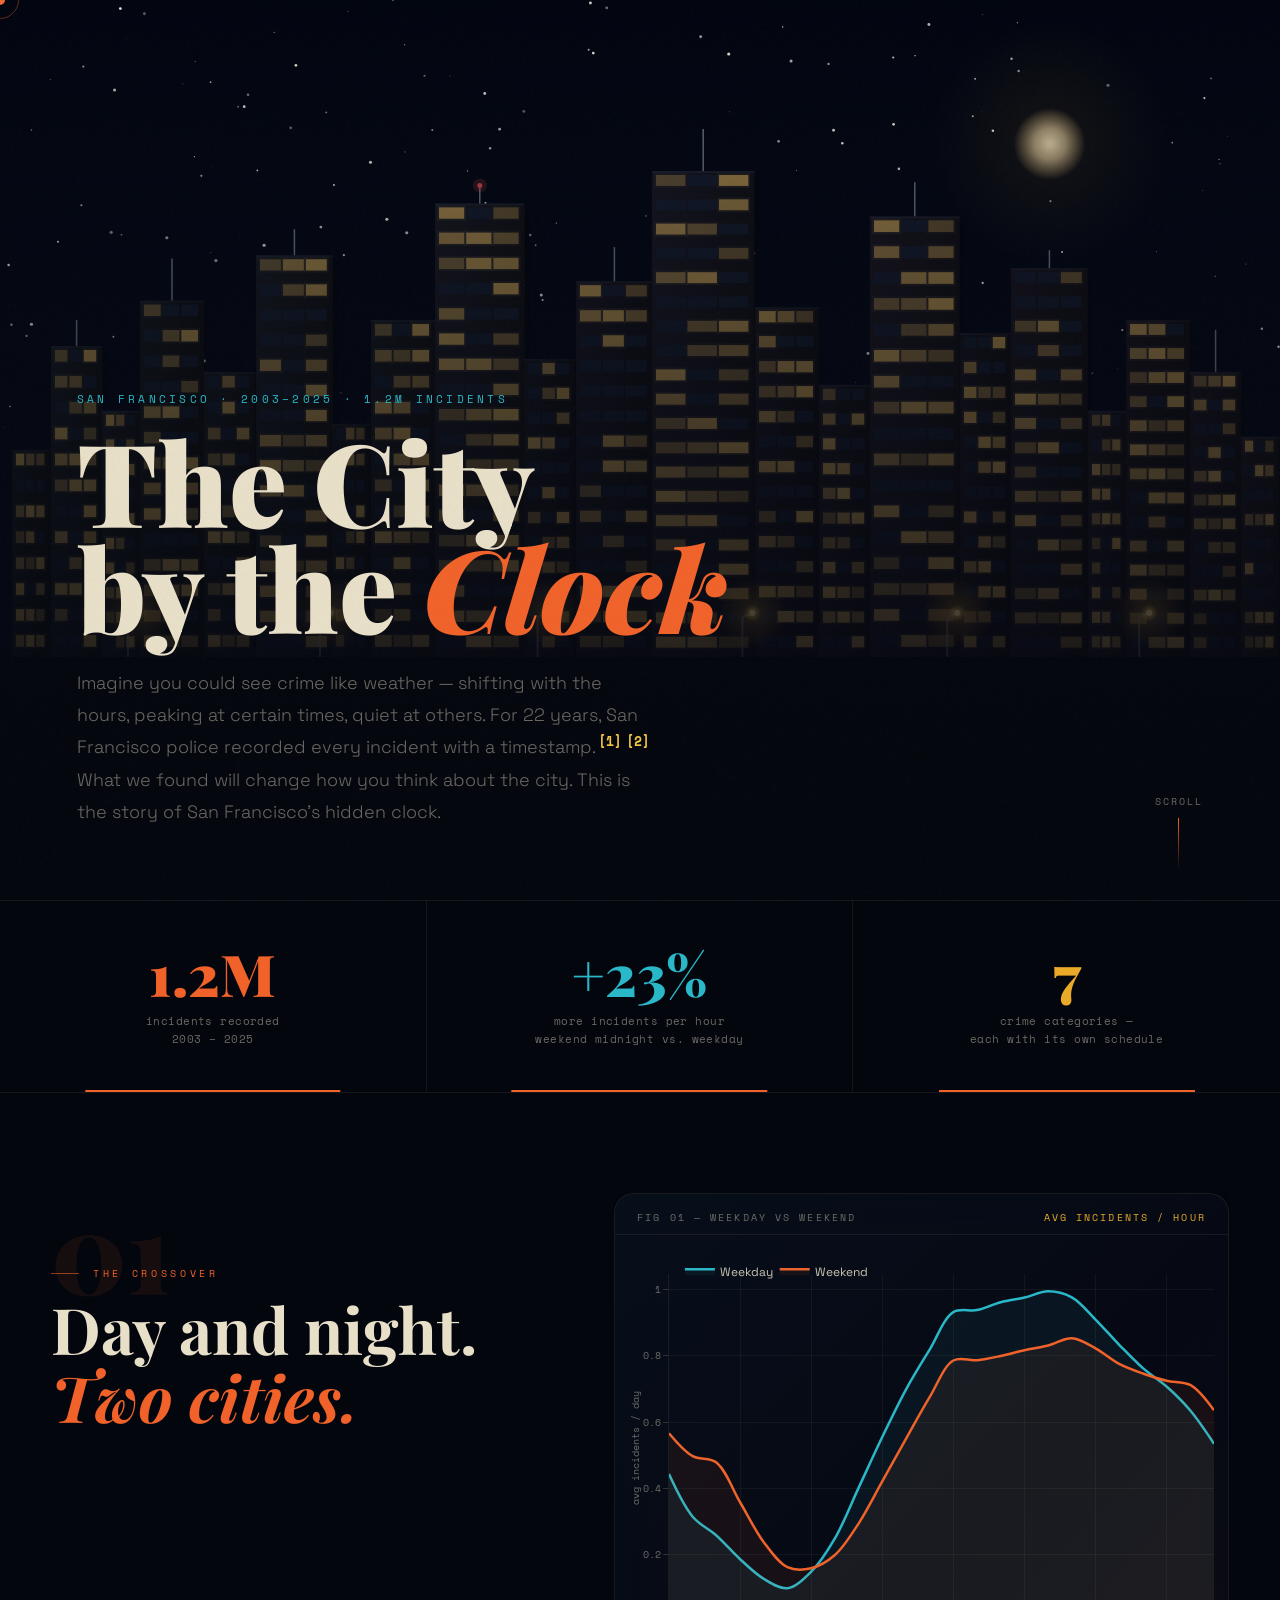
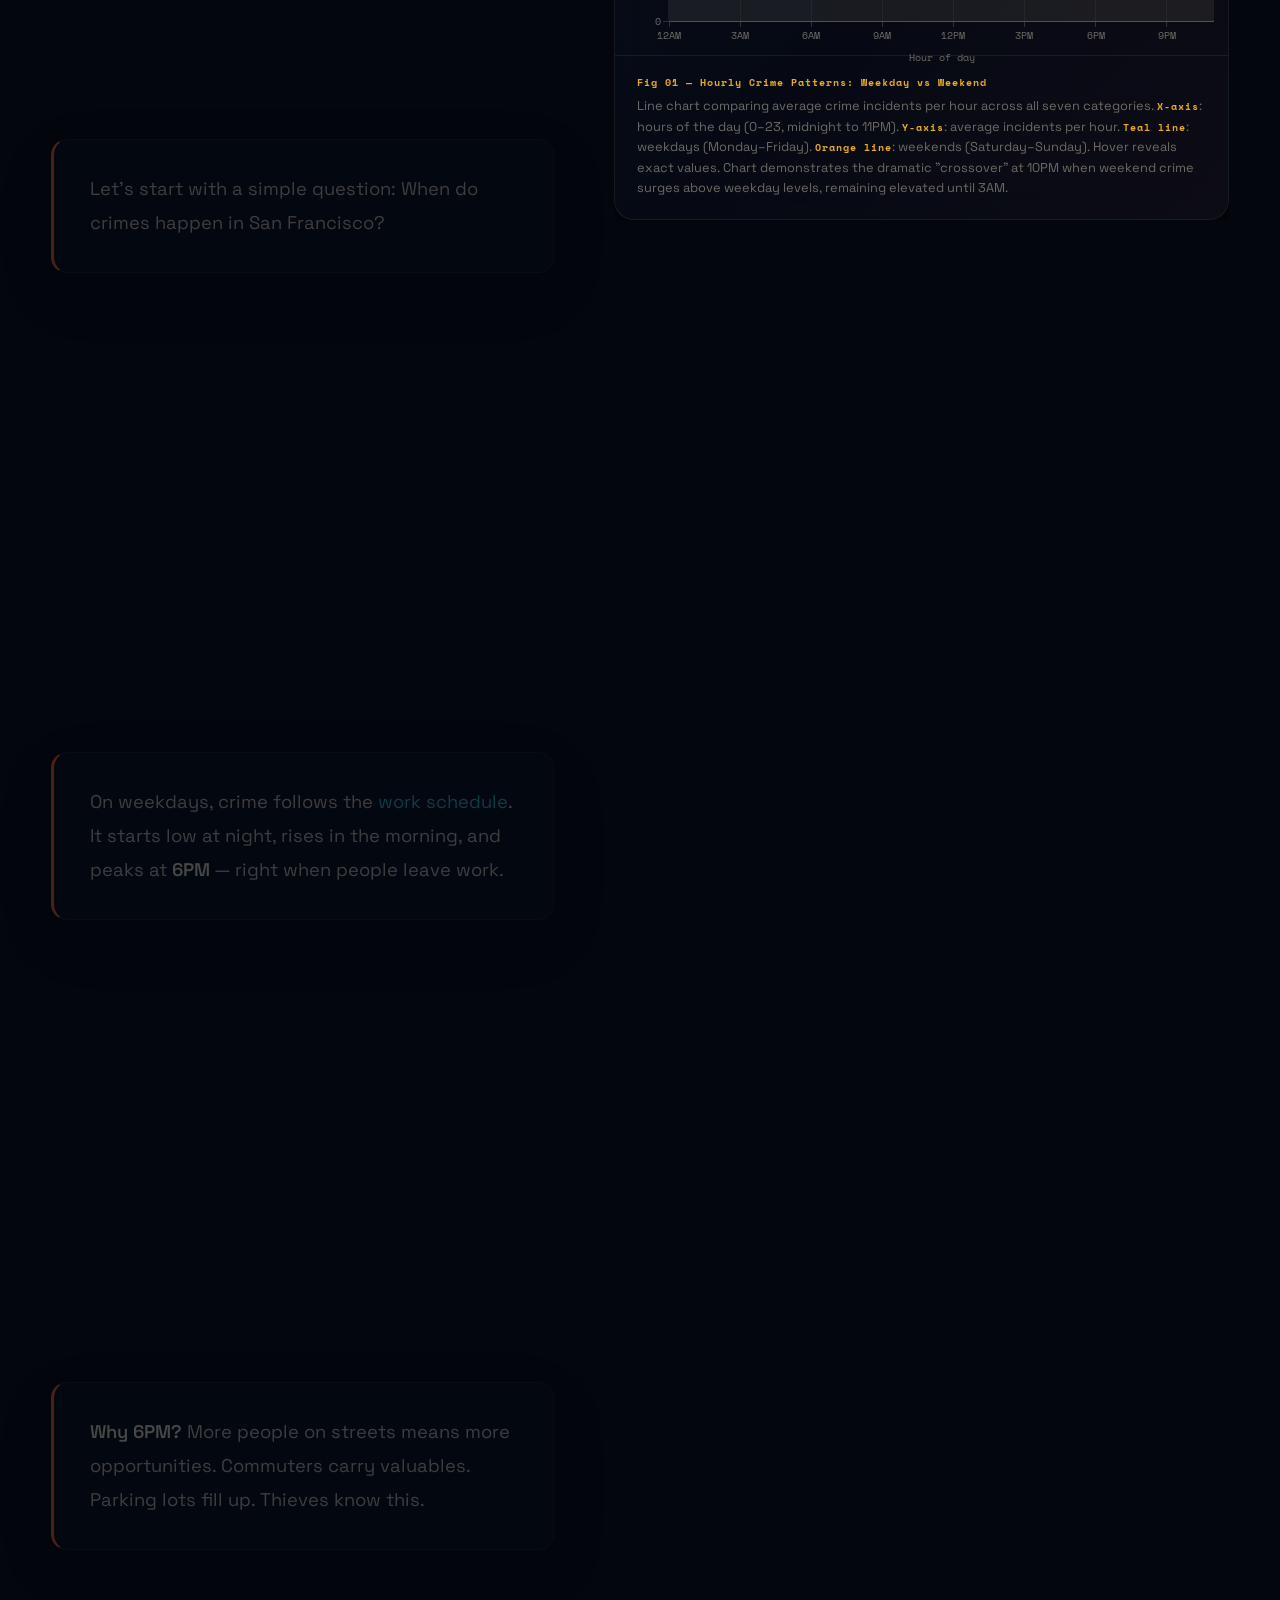
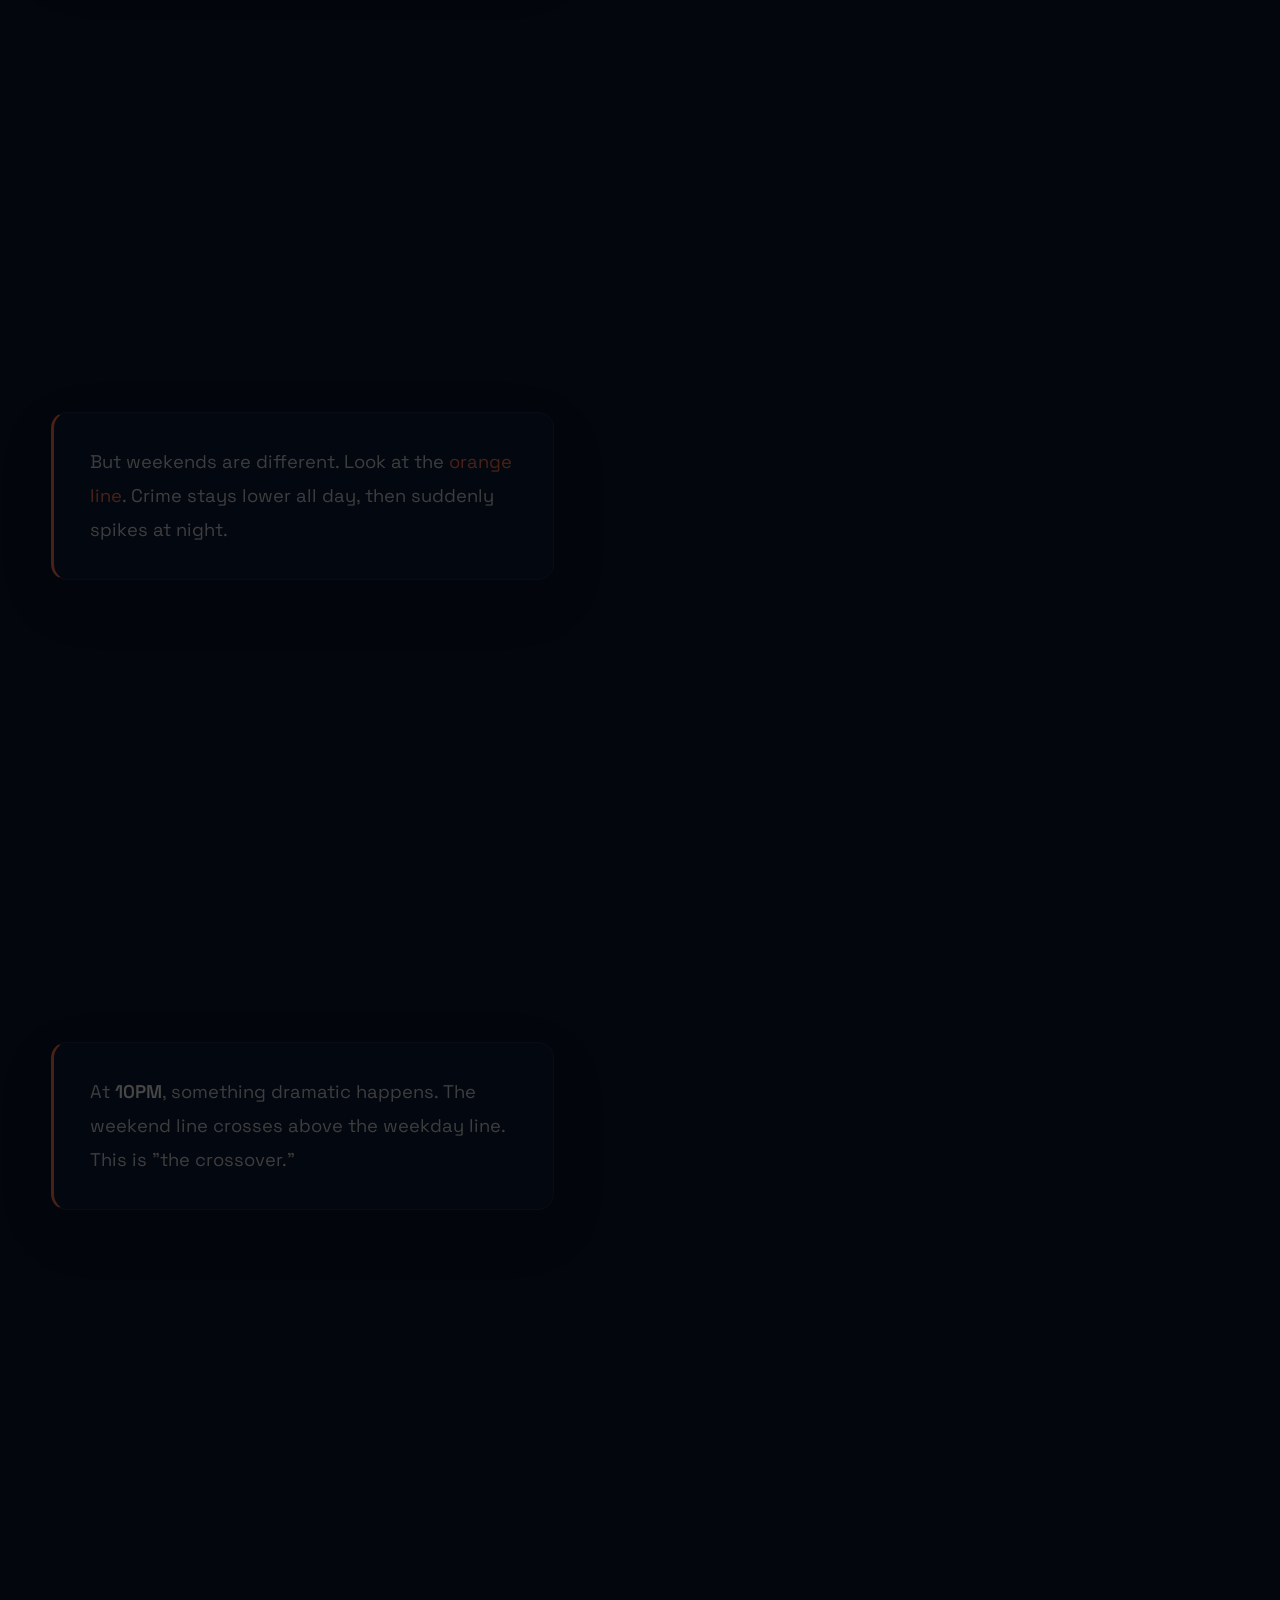
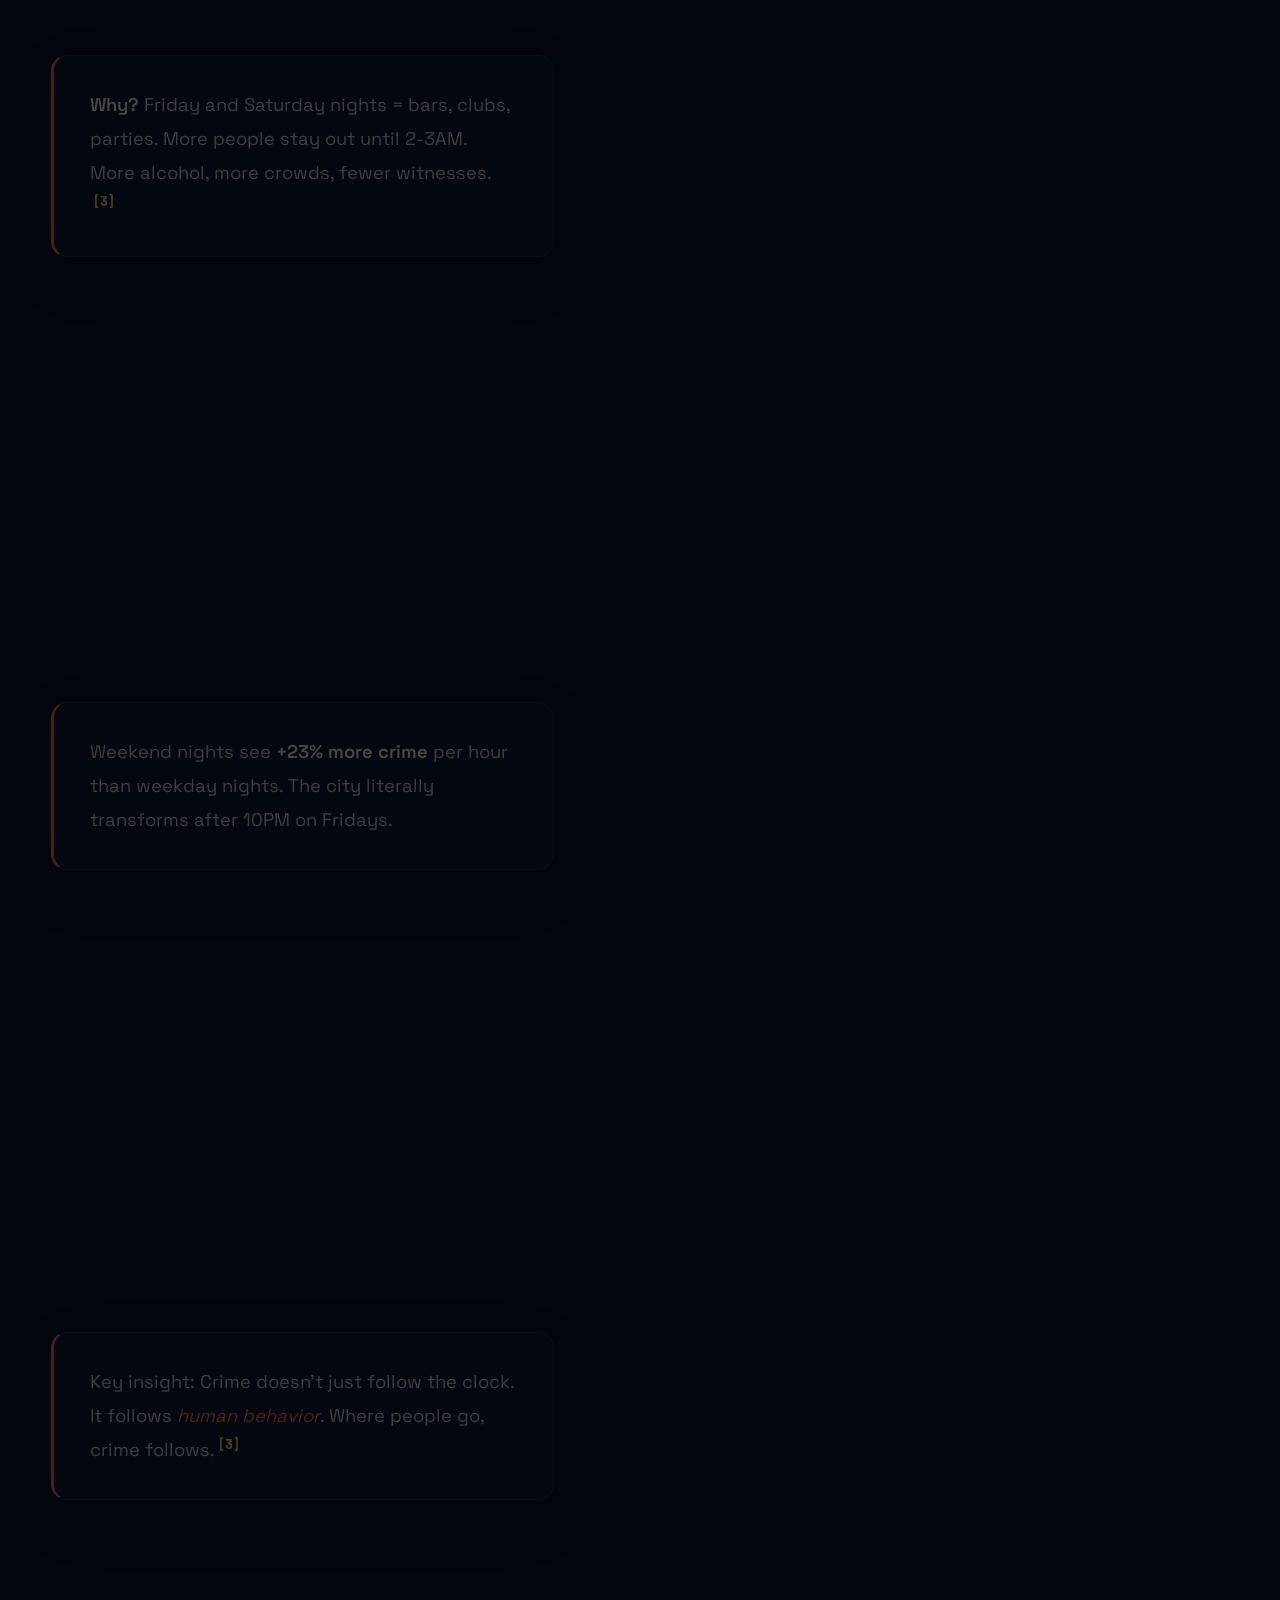
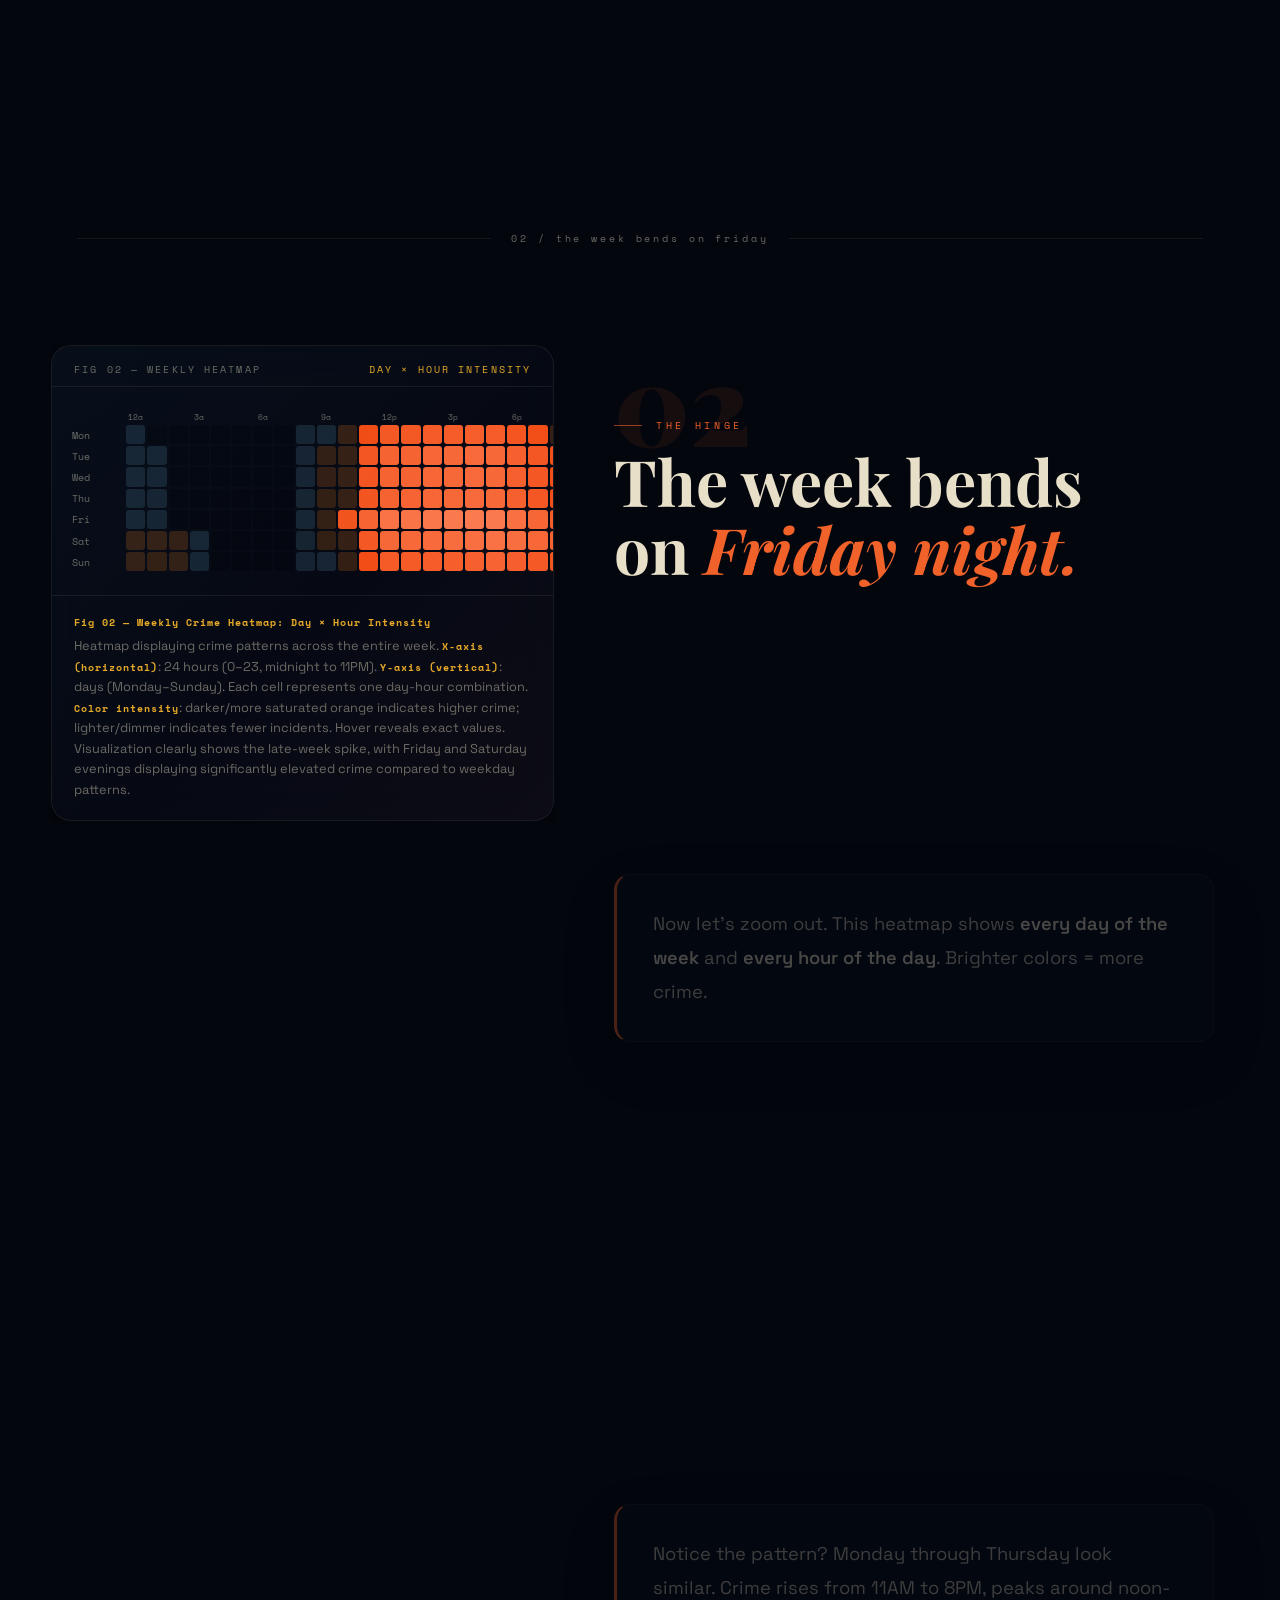
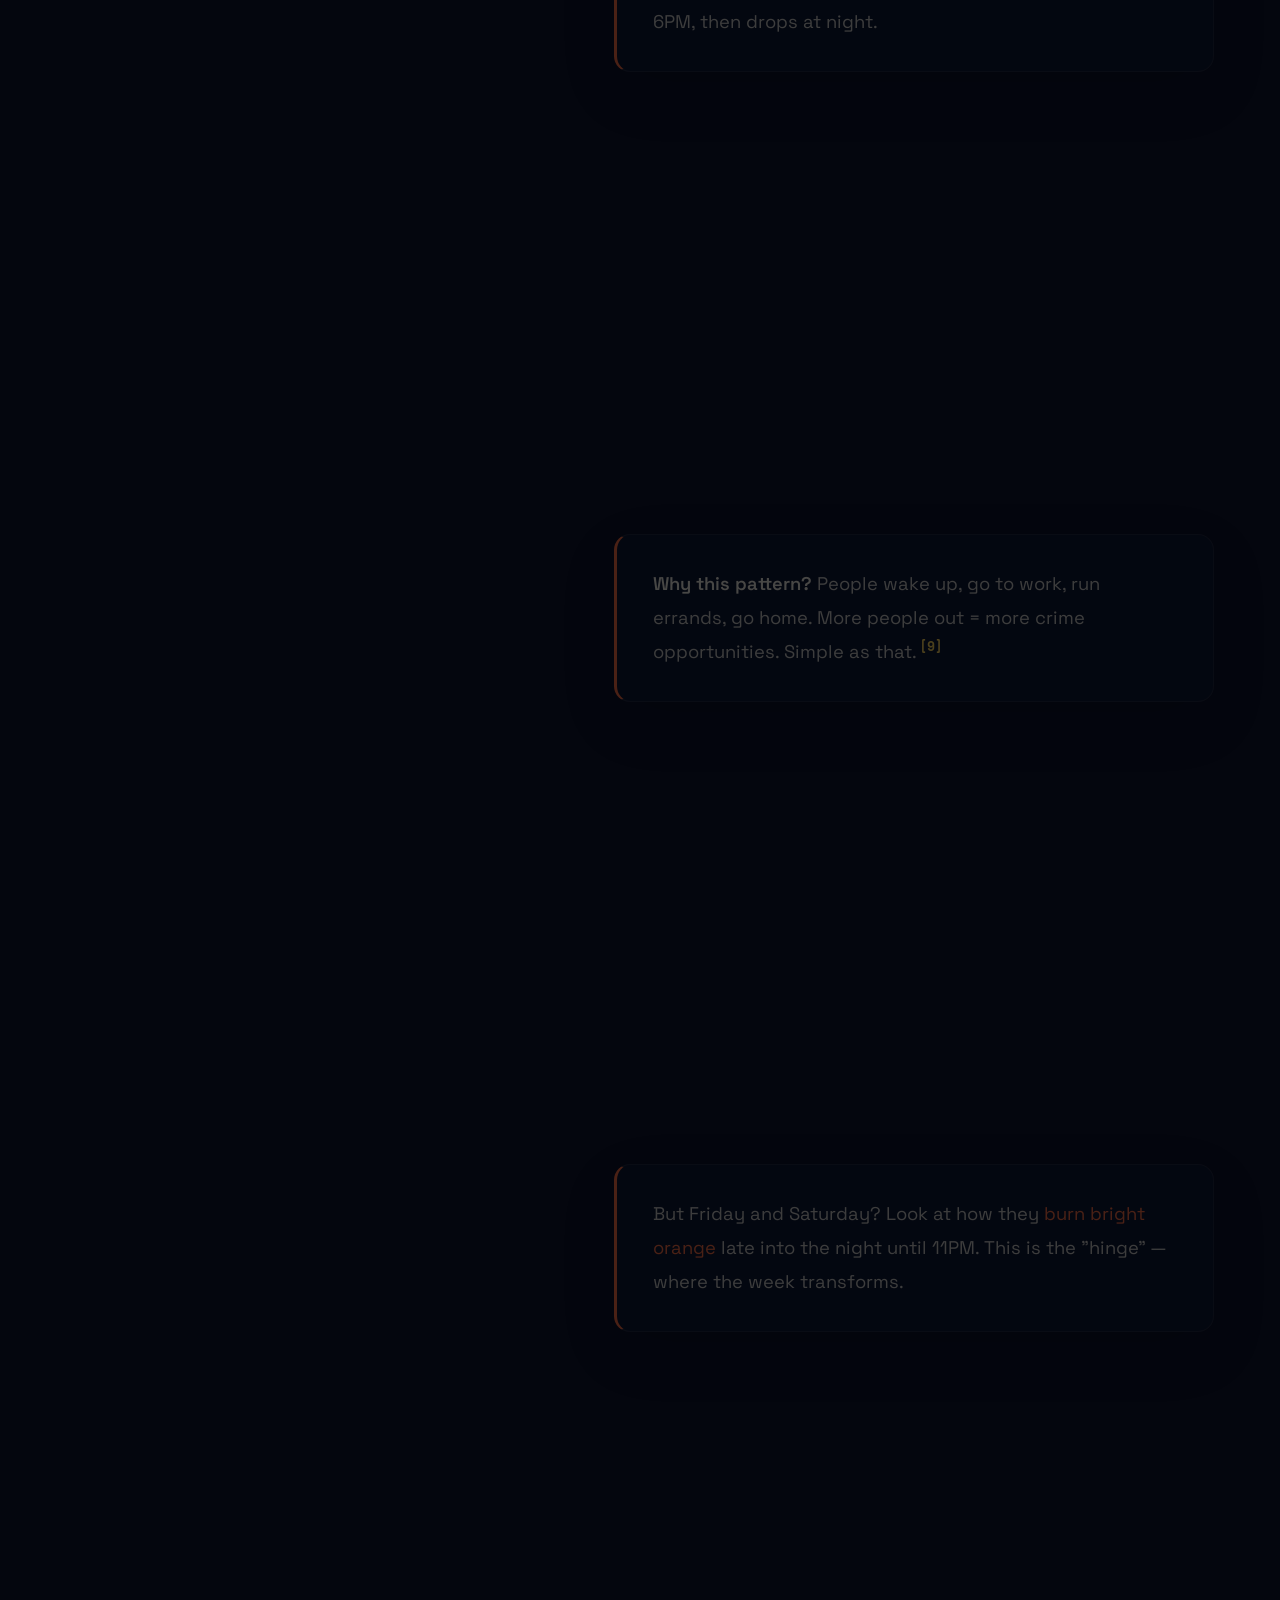
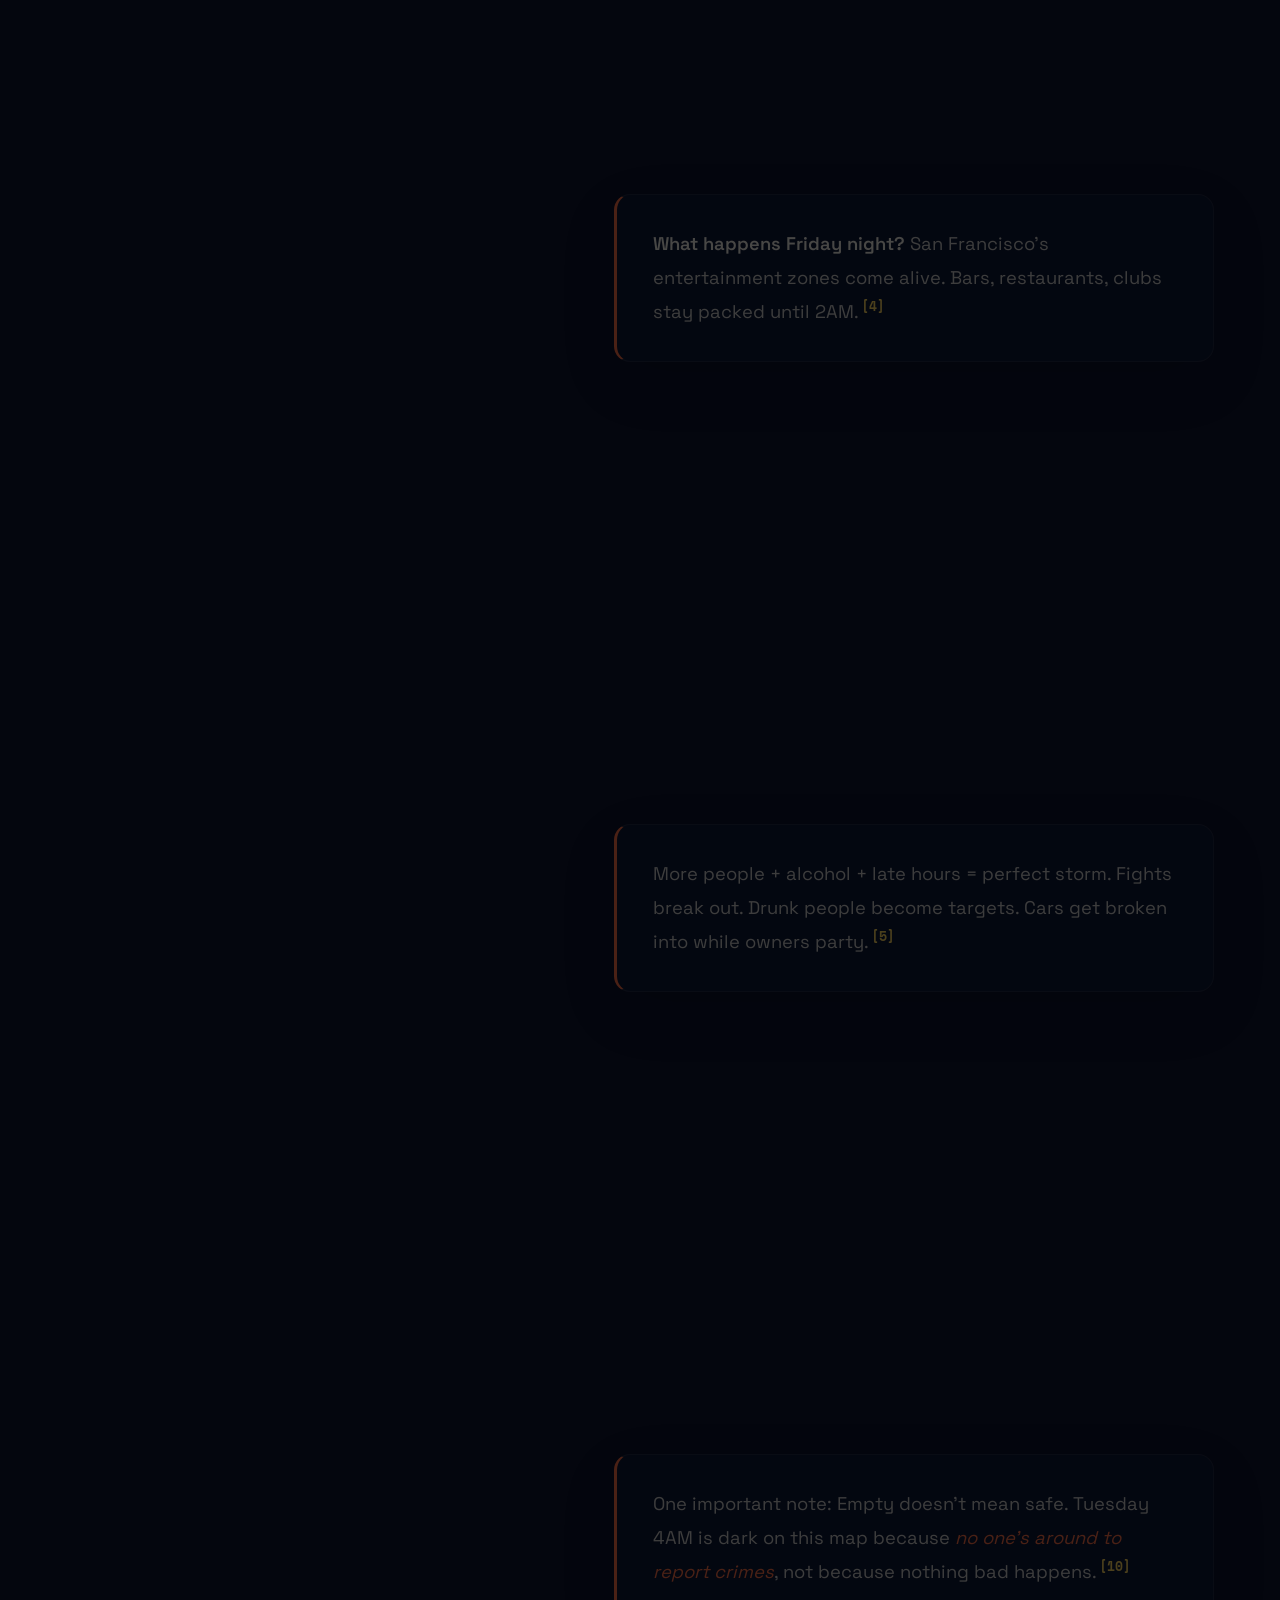
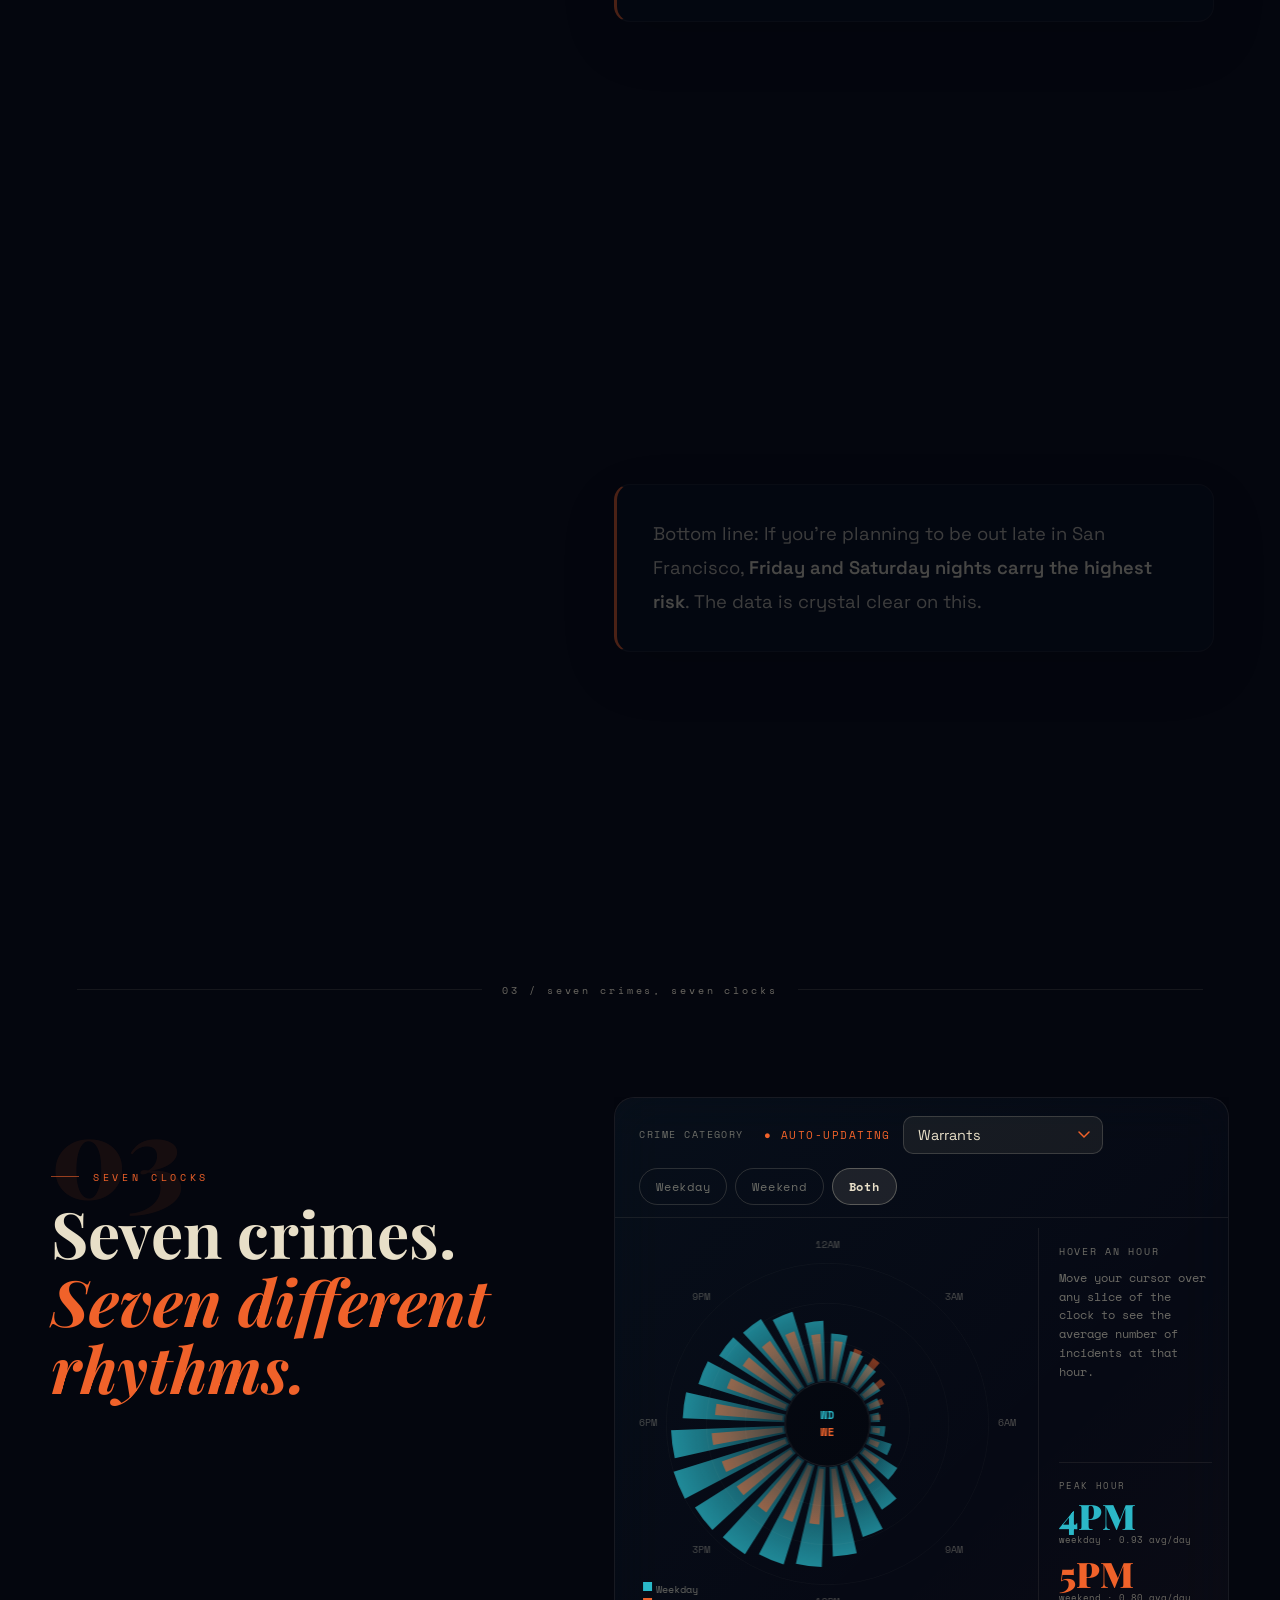
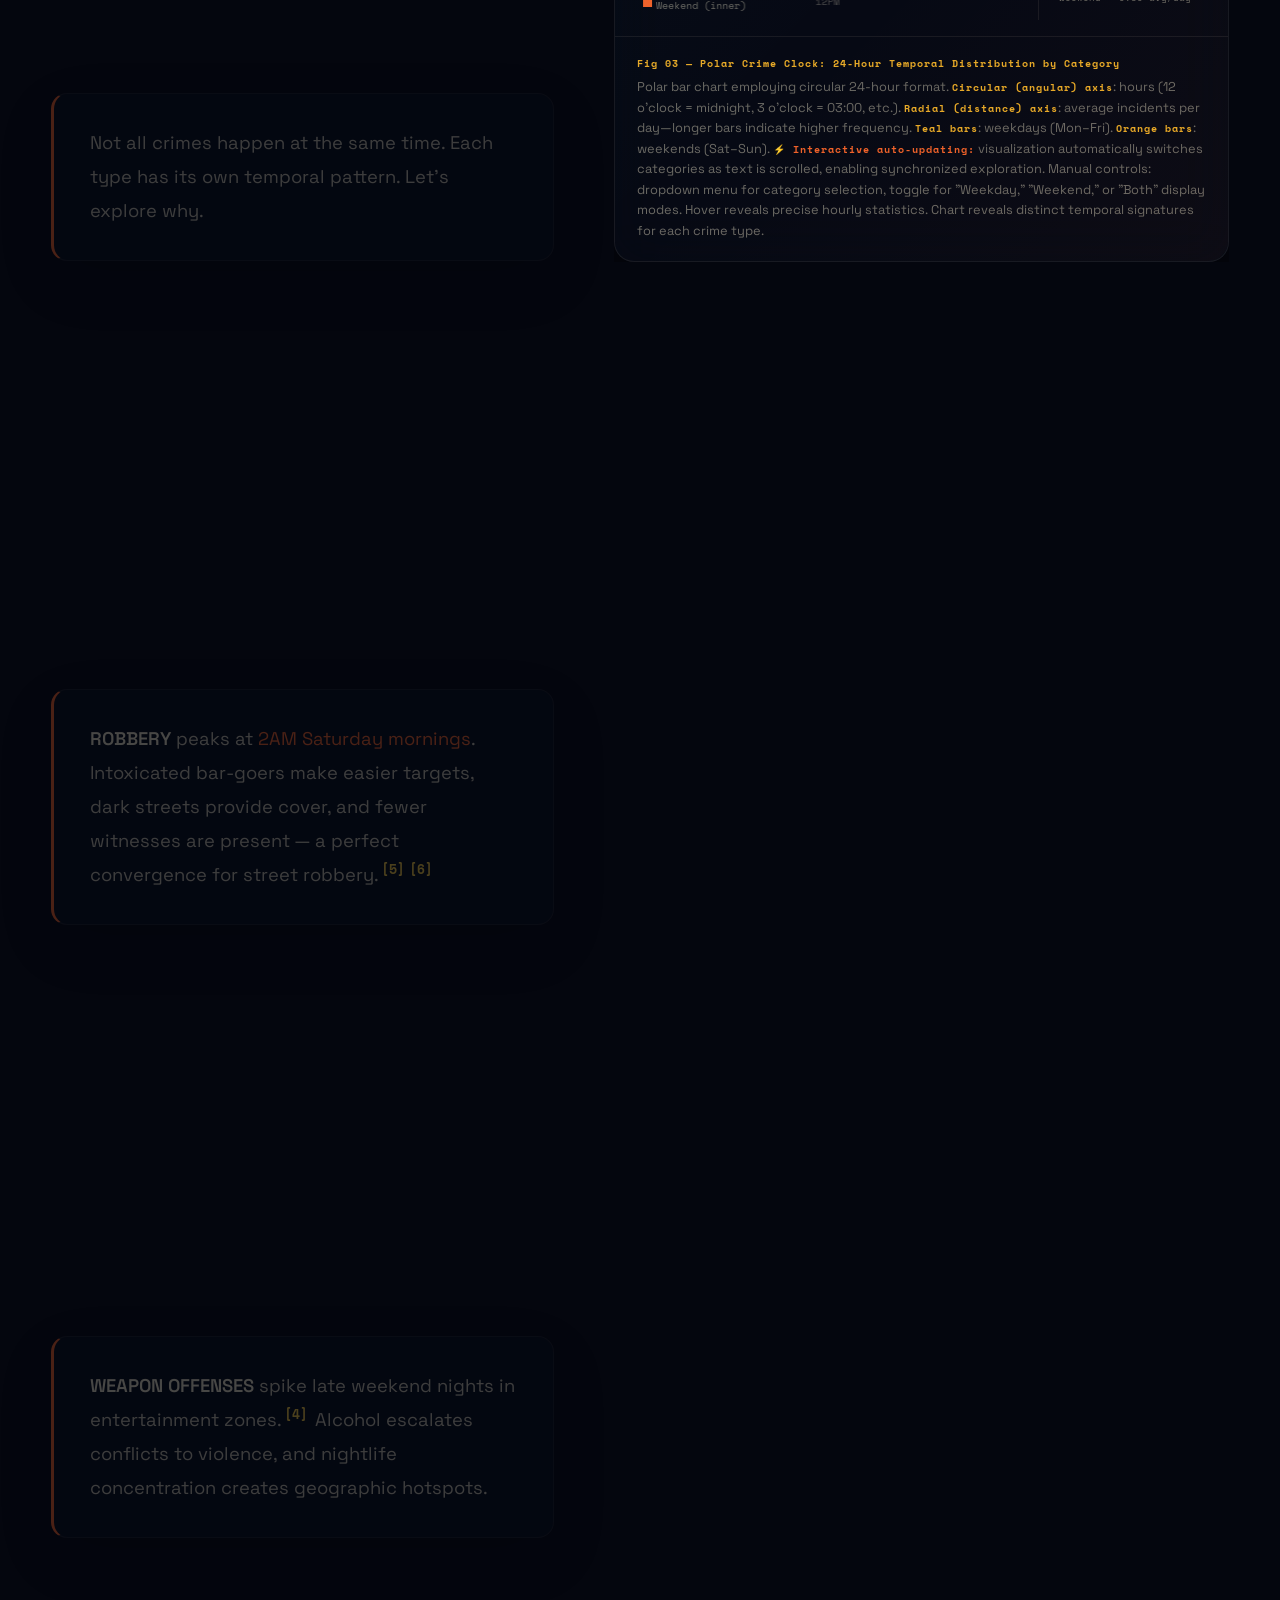
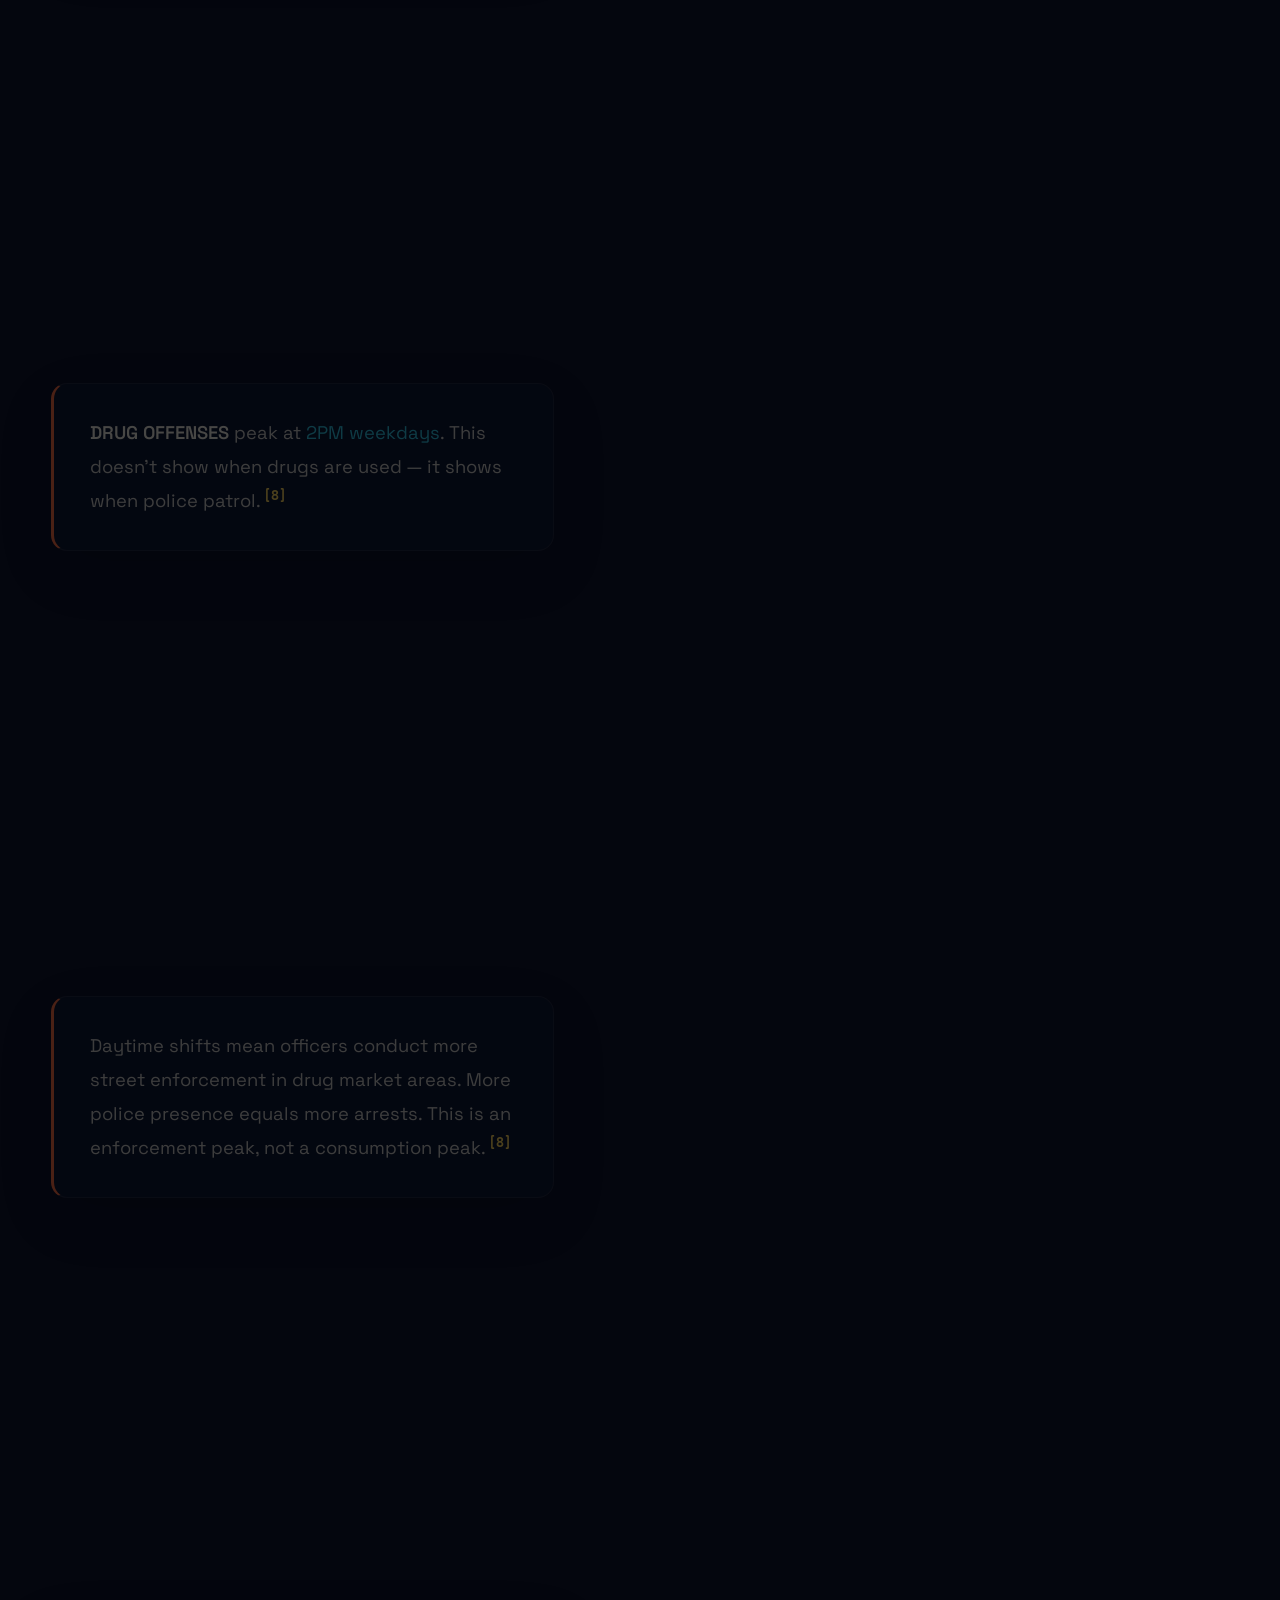
<file: index.html>
﻿<!DOCTYPE html>
<html lang="en">
<head>
<meta charset="UTF-8">
<meta name="viewport" content="width=device-width, initial-scale=1.0">
<title>San Francisco's Crime Clock</title>
<link rel="preconnect" href="https://fonts.googleapis.com">
<link rel="preconnect" href="https://fonts.gstatic.com" crossorigin>
<link href="https://fonts.googleapis.com/css2?family=Playfair+Display:ital,wght@0,400;0,700;0,900;1,400;1,700&family=Space+Grotesk:wght@300;400;500&family=Space+Mono:wght@400;700&display=swap" rel="stylesheet">
<script src="https://cdn.plot.ly/plotly-2.35.2.min.js"></script>
<style>
:root {
  --night: #04060e;
  --deep: #080c18;
  --ink: #e8dfc8;
  --dim: rgba(232,223,200,0.45);
  --orange: #f0622a;
  --teal: #2ab8c8;
  --gold: #e8aa28;
  --amber: #f5c842;
  --line: rgba(232,223,200,0.08);
  --panel: rgba(8,12,24,0.88);
  --ref-highlight: #f5c842;
}

*, *::before, *::after { box-sizing: border-box; margin: 0; padding: 0; }
html { scroll-behavior: smooth; }

body {
  background: var(--night);
  color: var(--ink);
  font-family: 'Space Grotesk', sans-serif;
  overflow-x: hidden;
  cursor: none;
}

/* GRAIN OVERLAY */
body::before {
  content: '';
  position: fixed; inset: 0; z-index: 9000;
  background-image: url("data:image/svg+xml,%3Csvg viewBox='0 0 256 256' xmlns='http://www.w3.org/2000/svg'%3E%3Cfilter id='noise'%3E%3CfeTurbulence type='fractalNoise' baseFrequency='0.9' numOctaves='4' stitchTiles='stitch'/%3E%3C/filter%3E%3Crect width='100%25' height='100%25' filter='url(%23noise)' opacity='0.04'/%3E%3C/svg%3E");
  pointer-events: none; opacity: 0.5;
}

/* CURSOR */
#cursor {
  position: fixed; width: 10px; height: 10px; border-radius: 50%;
  background: var(--orange); pointer-events: none; z-index: 9999;
  transform: translate(-50%,-50%); mix-blend-mode: screen;
  transition: transform 80ms ease;
}
#cursor-ring {
  position: fixed; width: 38px; height: 38px; border-radius: 50%;
  border: 1px solid rgba(240,98,42,0.4); pointer-events: none; z-index: 9998;
  transform: translate(-50%,-50%); transition: left 120ms ease, top 120ms ease;
}

/* PROGRESS */
#progress-bar {
  position: fixed; top: 0; left: 0; height: 2px; width: 0;
  background: linear-gradient(90deg, var(--teal), var(--orange), var(--gold));
  z-index: 1000;
}

/* ── HERO ────────────────────────────────────────────── */
#hero {
  position: relative; height: 100vh; min-height: 640px;
  display: flex; flex-direction: column; justify-content: flex-end;
  overflow: hidden;
}
#city-canvas { position: absolute; inset: 0; width: 100%; height: 100%; }
.hero-overlay {
  position: absolute; inset: 0;
  background: linear-gradient(to top, rgba(4,6,14,1) 0%, rgba(4,6,14,0.6) 50%, rgba(4,6,14,0.1) 100%);
  pointer-events: none;
}
.hero-content {
  position: relative; z-index: 10;
  padding: 0 clamp(24px,6vw,100px) clamp(60px,8vh,100px);
  max-width: 980px;
}
.eyebrow {
  font-family: 'Space Mono', monospace;
  font-size: 0.68rem; letter-spacing: 0.3em; text-transform: uppercase;
  color: var(--teal); margin-bottom: 20px;
  animation: fadeUp 1s ease 0.3s both;
}
h1 {
  font-family: 'Playfair Display', Georgia, serif;
  font-size: clamp(3.8rem, 9vw, 8rem);
  line-height: 0.92;
  color: var(--ink);
  font-weight: 900;
  animation: fadeUp 1s ease 0.5s both;
}
h1 em { color: var(--orange); font-style: italic; }

.standfirst {
  max-width: 580px;
  font-size: clamp(1rem, 1.5vw, 1.12rem);
  line-height: 1.8; color: var(--dim);
  margin-top: 28px; font-weight: 300;
  animation: fadeUp 1s ease 0.7s both;
}
.hero-scroll {
  position: absolute; bottom: 30px; right: clamp(24px,6vw,100px); z-index: 10;
  display: flex; flex-direction: column; align-items: center; gap: 10px;
  font-family: 'Space Mono', monospace; font-size: 0.6rem; letter-spacing: 0.22em;
  color: var(--dim); text-transform: uppercase;
  animation: fadeUp 1s ease 1s both;
}
.scroll-line {
  width: 1px; height: 52px;
  background: linear-gradient(to bottom, var(--orange), transparent);
  animation: scrollPulse 2.2s ease infinite;
}

/* ── STATS BAR ─────────────────────────────────────── */
.stats-row {
  display: grid; grid-template-columns: repeat(3, 1fr);
  border-top: 1px solid var(--line); border-bottom: 1px solid var(--line);
}
.stat-cell {
  padding: 44px 32px; text-align: center;
  border-right: 1px solid var(--line);
  position: relative; overflow: hidden;
}
.stat-cell:last-child { border-right: none; }
.stat-cell::after {
  content: ''; position: absolute; bottom: 0; left: 50%; transform: translateX(-50%);
  width: 0; height: 2px; background: var(--orange);
  transition: width 800ms ease; transition-delay: 200ms;
}
.stat-cell.visible::after { width: 60%; }
.stat-number {
  font-family: 'Playfair Display', serif;
  font-size: clamp(2.6rem, 4.5vw, 4rem); line-height: 1; display: block; font-weight: 900;
}
.stat-number.orange { color: var(--orange); }
.stat-number.teal { color: var(--teal); }
.stat-number.gold { color: var(--gold); }
.stat-desc {
  font-family: 'Space Mono', monospace;
  font-size: 0.68rem; color: var(--dim); line-height: 1.65; margin-top: 10px; display: block; letter-spacing: 0.04em;
}

/* ── SCENE SECTIONS ────────────────────────────────── */
.scene {
  max-width: 1280px; margin: 0 auto;
  padding: clamp(80px,12vh,140px) clamp(24px,6vw,100px);
}
.scene-number {
  font-family: 'Playfair Display', serif;
  font-size: 7rem; line-height: 1; font-weight: 900;
  color: rgba(240,98,42,0.08); margin-bottom: -2.5rem;
  pointer-events: none; user-select: none;
}
.scene-label {
  font-family: 'Space Mono', monospace;
  font-size: 0.65rem; letter-spacing: 0.35em; text-transform: uppercase;
  color: var(--orange); margin-bottom: 14px;
  display: flex; align-items: center; gap: 14px;
}
.scene-label::before {
  content: ''; width: 28px; height: 1px; background: var(--orange); opacity: 0.6;
}
h2 {
  font-family: 'Playfair Display', Georgia, serif;
  font-size: clamp(2.4rem, 5vw, 4.2rem);
  line-height: 1.06; color: var(--ink); margin-bottom: 0; font-weight: 700;
}
h2 em { color: var(--orange); font-style: italic; }
h2 .teal { color: var(--teal); }

/* ── NARRATIVE PROSE ───────────────────────────────── */
.narrative {
  max-width: 660px;
}
.narrative p {
  font-size: clamp(1rem, 1.45vw, 1.1rem);
  line-height: 1.9; color: rgba(232,223,200,0.72); font-weight: 300;
  margin-bottom: 1.4em;
}
.narrative p:last-child { margin-bottom: 0; }
.narrative strong { color: var(--ink); font-weight: 500; }
.narrative em { color: var(--orange); font-style: italic; }
.narrative .teal { color: var(--teal); }

/* AMBIENT TEXT BREAK */
.ambient-line {
  font-family: 'Playfair Display', serif;
  font-size: clamp(1.5rem, 3vw, 2.4rem);
  color: var(--ink); font-style: italic; font-weight: 400;
  line-height: 1.3; margin: 44px 0 40px;
  padding-left: 28px;
  border-left: 2px solid var(--orange);
  max-width: 580px;
}

/* CITATION SUPERSCRIPTS */
.cite {
  display: inline-block;
  font-family: 'Space Mono', monospace;
  font-size: 0.7em;
  color: var(--ref-highlight);
  text-decoration: none;
  vertical-align: super;
  line-height: 0;
  padding: 0 2px;
  transition: color 200ms ease, transform 200ms ease;
  cursor: pointer;
  font-weight: 700;
}
.cite:hover {
  color: var(--orange);
  transform: scale(1.15);
}
.cite:before { content: '['; }
.cite:after { content: ']'; }

/* TIME TAG */
.time-tag {
  display: inline-flex; align-items: center; gap: 8px;
  font-family: 'Space Mono', monospace; font-size: 0.72rem;
  letter-spacing: 0.12em; padding: 6px 14px;
  border-radius: 999px; margin: 0 3px;
  vertical-align: middle;
}
.time-tag.night { background: rgba(240,98,42,0.12); border: 1px solid rgba(240,98,42,0.3); color: var(--orange); }
.time-tag.day { background: rgba(42,184,200,0.1); border: 1px solid rgba(42,184,200,0.3); color: var(--teal); }
.time-tag::before { content: '●'; font-size: 0.5rem; }

/* ── SCROLLYTELLING ────────────────────────────────────*/
.scrolly-section {
  position: relative;
  padding: 100px 0;
}

.scrolly-container {
  position: relative;
  display: grid;
  grid-template-columns: 0.9fr 1.1fr; /* Make viz column wider */
  gap: 60px; /* Reduce gap */
  align-items: start;
  max-width: 1400px; /* Increase max width */
  margin: 0 auto;
  padding: 0 clamp(24px,4vw,60px); /* Reduce side padding */
}

.scrolly-viz {
  position: sticky;
  top: 100px;
  height: fit-content;
  max-height: calc(100vh - 120px); /* Leave space for header */
  display: flex;
  align-items: flex-start; /* Align to top instead of center */
  justify-content: center;
  overflow-y: auto; /* Allow scrolling if content is too tall */
  overflow-x: visible;
  z-index: 10; /* Ensure it stays above story text */
}

.scrolly-story {
  position: relative;
  z-index: 2;
}

.story-step {
  min-height: 70vh;
  display: flex;
  align-items: center;
  padding: 40px 0;
  opacity: 0.3;
  transition: opacity 600ms ease;
}

.story-step.active {
  opacity: 1;
}

.step-content {
  background: rgba(8,12,24,0.85);
  backdrop-filter: blur(20px);
  border: 1px solid var(--line);
  border-left: 3px solid var(--orange);
  border-radius: 16px;
  padding: 32px 36px;
  box-shadow: 0 20px 60px rgba(0,0,0,0.4);
  max-width: 60ch;
}

.step-content p {
  margin: 0;
  font-size: clamp(1.05rem, 1.5vw, 1.15rem);
  line-height: 1.85;
  color: rgba(232,223,200,0.85);
}

.step-content strong {
  color: var(--ink);
  font-weight: 600;
}

.step-content em {
  color: var(--orange);
  font-style: italic;
}

.step-content .teal {
  color: var(--teal);
}

/* Responsive Scrollytelling */
@media (max-width: 980px) {
  .scrolly-container {
    grid-template-columns: 1fr;
    gap: 40px;
  }
  
  .scrolly-viz {
    position: relative;
    top: 0;
    height: 60vh;
    margin-bottom: 40px;
  }
  
  .story-step {
    min-height: auto;
  }
  
  .step-content {
    max-width: none;
  }
}

/* ── TWO-COL LAYOUTS ───────────────────────────────── */
.two-col { display: grid; grid-template-columns: 1fr 1fr; gap: 64px; align-items: start; }
.two-col.flip { grid-template-columns: 1fr 1fr; }
.two-col.wide { grid-template-columns: 1.15fr 0.85fr; }
.two-col.wide-flip { grid-template-columns: 0.85fr 1.15fr; }

/* ── VIZ CARD ──────────────────────────────────────── */
.viz-card {
  background: rgba(8,12,24,0.7);
  border: 1px solid var(--line);
  border-radius: 20px; overflow: hidden;
  backdrop-filter: blur(24px);
  box-shadow: 0 40px 100px rgba(0,0,0,0.55);
  position: relative; /* For z-index stacking context */
}
.viz-card::before {
  content: ''; position: absolute; inset: 0; pointer-events: none; z-index: 1;
  border-radius: inherit;
  background: linear-gradient(135deg, rgba(42,184,200,0.03) 0%, transparent 55%, rgba(240,98,42,0.03) 100%);
}
.viz-label {
  padding: 16px 22px 10px;
  font-family: 'Space Mono', monospace;
  font-size: 0.6rem; letter-spacing: 0.22em; text-transform: uppercase;
  color: var(--dim); border-bottom: 1px solid var(--line);
  display: flex; align-items: center; justify-content: space-between;
}
.viz-label span { color: var(--gold); }
.viz-caption-block {
  padding: 14px 22px 20px;
  border-top: 1px solid var(--line);
}
.viz-caption-block strong {
  font-family: 'Space Mono', monospace;
  font-size: 0.62rem; letter-spacing: 0.1em; color: var(--gold);
}
.viz-caption-block p {
  color: var(--dim); font-size: 0.8rem; line-height: 1.6; margin-top: 5px;
}

/* ── HOUR-WALK STRIP ───────────────────────────────── */
.hour-strip {
  display: flex; gap: 0; overflow-x: auto; scrollbar-width: none;
  border-radius: 12px; overflow: hidden;
  margin: 40px 0;
}
.hour-strip::-webkit-scrollbar { display: none; }
.hour-block {
  flex: 1; min-width: 28px; height: 72px;
  display: flex; flex-direction: column; justify-content: flex-end;
  padding-bottom: 6px; align-items: center;
  position: relative; cursor: default;
  transition: flex 200ms ease;
}
.hour-block:hover { flex: 2.5; }
.hour-block .bar { width: 100%; transition: height 600ms ease; }
.hour-block .hlabel {
  font-family: 'Space Mono', monospace; font-size: 0.48rem;
  color: rgba(232,223,200,0.25); letter-spacing: 0.05em;
  margin-top: 4px; white-space: nowrap; position: absolute; bottom: -16px;
}

/* ── SCENE DIVIDER ─────────────────────────────────── */
.scene-divider {
  width: 100%; padding: 0 clamp(24px,6vw,100px);
  display: flex; align-items: center; gap: 20px;
  opacity: 0.35;
}
.scene-divider::before, .scene-divider::after {
  content: ''; flex: 1; height: 1px; background: var(--line);
}
.scene-divider span {
  font-family: 'Space Mono', monospace; font-size: 0.6rem;
  letter-spacing: 0.3em; color: var(--dim); white-space: nowrap;
}

/* ── ATMOSPHERE BAND ───────────────────────────────── */
.atmo-band {
  width: 100%; padding: clamp(44px,7vh,80px) clamp(24px,6vw,100px);
  position: relative; overflow: hidden;
}
.atmo-band.dawn {
  background: linear-gradient(135deg, rgba(240,98,42,0.04) 0%, transparent 60%);
}
.atmo-band.midday {
  background: linear-gradient(180deg, transparent 0%, rgba(42,184,200,0.04) 50%, transparent 100%);
}
.atmo-band.dusk {
  background: linear-gradient(135deg, rgba(232,170,40,0.04) 0%, transparent 60%);
}
.atmo-band.midnight {
  background: radial-gradient(ellipse at 50% 100%, rgba(240,98,42,0.06) 0%, transparent 65%);
}

.atmo-inner { max-width: 1280px; margin: 0 auto; }

/* ── PEAKS GRID ────────────────────────────────────── */
.peaks-grid {
  display: grid; grid-template-columns: repeat(auto-fill, minmax(240px, 1fr));
  gap: 14px; margin-top: 48px;
}
.peak-card {
  padding: 26px 24px; border-radius: 16px;
  background: rgba(8,12,24,0.65);
  border: 1px solid var(--line);
  transition: transform 250ms ease, box-shadow 250ms ease;
  position: relative; overflow: hidden;
  opacity: 0;
  transform: translateY(20px);
  animation: peakReveal 600ms ease forwards;
}
.peak-card:nth-child(1) { animation-delay: 100ms; }
.peak-card:nth-child(2) { animation-delay: 200ms; }
.peak-card:nth-child(3) { animation-delay: 300ms; }
.peak-card:nth-child(4) { animation-delay: 400ms; }
.peak-card:nth-child(5) { animation-delay: 500ms; }
.peak-card:nth-child(6) { animation-delay: 600ms; }
.peak-card:nth-child(7) { animation-delay: 700ms; }
.peak-card::before {
  content: ''; position: absolute; top: 0; left: 0; right: 0; height: 2px;
}
.peak-card.teal-top::before { background: var(--teal); }
.peak-card.orange-top::before { background: var(--orange); }
.peak-card:hover { transform: translateY(-5px); box-shadow: 0 24px 60px rgba(0,0,0,0.4); }
.peak-icon { font-size: 1.8rem; margin-bottom: 12px; }
.peak-cat {
  font-family: 'Space Mono', monospace; font-size: 0.58rem; color: var(--dim);
  letter-spacing: 0.22em; text-transform: uppercase; margin-bottom: 6px;
}
.peak-hour {
  font-family: 'Playfair Display', serif; font-size: 3.2rem; line-height: 1;
  font-weight: 900;
}
.peak-meta {
  font-family: 'Space Mono', monospace; font-size: 0.65rem; color: var(--dim); margin: 6px 0 12px;
}
.peak-note { font-size: 0.82rem; color: rgba(232,223,200,0.5); line-height: 1.55; font-weight: 300; }

/* ── CLOCK SECTION ─────────────────────────────────── */
.clock-controls {
  padding: 18px 24px 12px; display: flex; align-items: center;
  justify-content: space-between; flex-wrap: wrap; gap: 14px;
  border-bottom: 1px solid var(--line);
  position: relative;
  z-index: 10; /* Above viz-card::before */
}
.clock-label-row {
  font-family: 'Space Mono', monospace; font-size: 0.62rem; color: var(--dim);
  letter-spacing: 0.15em; text-transform: uppercase;
  display: flex; align-items: center; gap: 12px;
}
.clock-cat-select {
  background: rgba(232,223,200,0.07); border: 1px solid rgba(232,223,200,0.18);
  border-radius: 10px; color: var(--ink);
  font-family: 'Space Grotesk', sans-serif; font-size: 0.9rem; padding: 9px 34px 9px 14px;
  cursor: pointer; min-width: 200px;
  appearance: none; /* Hide native dropdown arrow */
  -webkit-appearance: none; /* Safari/Chrome */
  -moz-appearance: none; /* Firefox */
  background-image: url("data:image/svg+xml,%3Csvg xmlns='http://www.w3.org/2000/svg' width='12' height='8' viewBox='0 0 12 8'%3E%3Cpath d='M1 1l5 5 5-5' stroke='%23f0622a' stroke-width='1.5' fill='none' stroke-linecap='round'/%3E%3C/svg%3E");
  background-repeat: no-repeat; background-position: right 12px center;
  position: relative;
  z-index: 100; /* Ensure dropdown appears above other elements */
  pointer-events: auto; /* Explicitly enable interactions */
}
.clock-cat-select option { background: var(--deep); }
.clock-toggle-btns { display: flex; gap: 8px; }
.clock-toggle-btn {
  padding: 8px 16px; border-radius: 999px;
  border: 1px solid rgba(232,223,200,0.16); background: transparent;
  color: var(--dim); font-size: 0.78rem; cursor: pointer;
  transition: all 150ms ease; font-family: 'Space Mono', monospace; letter-spacing: 0.06em;
}
.clock-toggle-btn:hover { border-color: var(--orange); color: var(--orange); }
.clock-toggle-btn.active-wd { background: var(--teal); border-color: var(--teal); color: var(--night); font-weight: 700; }
.clock-toggle-btn.active-we { background: var(--orange); border-color: var(--orange); color: var(--night); font-weight: 700; }
.clock-toggle-btn.active-both { background: rgba(232,223,200,0.1); border-color: rgba(232,223,200,0.3); color: var(--ink); font-weight: 700; }
.clock-canvas-wrap { display: flex; gap: 0; align-items: stretch; padding: 10px 16px 16px; }
.crime-clock-canvas { flex: 1; min-height: 360px; max-height: 440px; cursor: crosshair; }
.clock-sidebar {
  width: 190px; padding: 16px 0 16px 20px;
  display: flex; flex-direction: column; gap: 10px;
  border-left: 1px solid var(--line); margin-left: 14px;
}
.clock-sidebar-title {
  font-family: 'Space Mono', monospace; font-size: 0.6rem;
  letter-spacing: 0.18em; text-transform: uppercase; color: var(--dim);
}
.clock-hover-info {
  font-family: 'Space Mono', monospace; font-size: 0.76rem; color: var(--ink); line-height: 1.55;
}
.clock-peak-info { margin-top: auto; padding-top: 16px; border-top: 1px solid var(--line); }
.clock-peak-label { font-family: 'Space Mono', monospace; font-size: 0.58rem; letter-spacing: 0.15em; text-transform: uppercase; color: var(--dim); margin-bottom: 6px; }
.clock-peak-val { font-family: 'Playfair Display', serif; font-size: 2.2rem; line-height: 1; font-weight: 900; }
.clock-peak-val.wd { color: var(--teal); }
.clock-peak-val.we { color: var(--orange); }

/* ── HEATMAP ───────────────────────────────────────── */
.heatmap-wrap { padding: 24px 20px; overflow-x: auto; }
.heatmap-grid { display: grid; grid-template-columns: 52px repeat(24,1fr); gap: 2px; min-width: 560px; }
.hm-cell { aspect-ratio: 1; border-radius: 3px; transition: transform 150ms ease; position: relative; cursor: default; }
.hm-cell:hover { transform: scale(1.5); z-index: 10; box-shadow: 0 4px 20px rgba(0,0,0,0.5); }
.hm-header { display: flex; align-items: center; justify-content: center; font-family: 'Space Mono', monospace; font-size: 0.52rem; color: var(--dim); }
.hm-row-label { display: flex; align-items: center; font-family: 'Space Mono', monospace; font-size: 0.6rem; color: var(--dim); padding-right: 6px; }

/* ── TOOLTIP ───────────────────────────────────────── */
.tooltip {
  position: fixed; background: rgba(4,6,14,0.96);
  border: 1px solid var(--orange); border-radius: 10px;
  padding: 10px 14px; pointer-events: none; z-index: 8000;
  font-family: 'Space Mono', monospace; font-size: 0.76rem;
  color: var(--ink); opacity: 0; transition: opacity 150ms ease;
  max-width: 200px; box-shadow: 0 8px 30px rgba(0,0,0,0.5);
}

/* ── REVEAL ────────────────────────────────────────── */
.reveal {
  opacity: 0; transform: translateY(36px);
  transition: opacity 900ms ease, transform 900ms ease;
}
.reveal.visible { opacity: 1; transform: translateY(0); }
.reveal-slow {
  opacity: 0; transform: translateY(20px);
  transition: opacity 1200ms ease 200ms, transform 1200ms ease 200ms;
}
.reveal-slow.visible { opacity: 1; transform: translateY(0); }

/* ── FOOTER ────────────────────────────────────────── */
footer {
  border-top: 1px solid var(--line);
  padding: 56px clamp(24px,6vw,100px);
  max-width: 1280px; margin: 0 auto;
}
.footer-grid { display: grid; grid-template-columns: 1fr 1fr; gap: 40px; }
.footer-title {
  font-family: 'Space Mono', monospace;
  font-size: 0.65rem; letter-spacing: 0.22em; text-transform: uppercase;
  color: var(--teal); margin-bottom: 14px;
}
.footer-text { font-size: 0.88rem; line-height: 1.75; color: var(--dim); }
.footer-text a { color: var(--teal); text-decoration: none; }
.footer-text a:hover { text-decoration: underline; }
.reference-list { margin: 0; padding-left: 1.1rem; color: var(--dim); display: grid; gap: 10px; font-size: 0.84rem; line-height: 1.65; }
.reference-list li { 
  scroll-margin-top: 24px; 
  transition: background-color 400ms ease, padding-left 400ms ease;
  border-radius: 6px;
  padding: 4px 0;
}
.reference-list li:target {
  background-color: rgba(245, 196, 66, 0.12);
  padding-left: 12px;
  border-left: 3px solid var(--ref-highlight);
}
.reference-list a { color: var(--teal); text-decoration: none; }
.reference-list a:hover { text-decoration: underline; }

/* Back to text link */
.back-link {
  display: inline-block;
  font-family: 'Space Mono', monospace;
  font-size: 0.7rem;
  color: var(--dim);
  text-decoration: none;
  margin-left: 8px;
  opacity: 0;
  transition: opacity 200ms ease, color 200ms ease;
}
.reference-list li:target .back-link {
  opacity: 1;
}
.back-link:hover {
  color: var(--orange);
}

/* fn */
.fn {
  display: inline-block; font-family: 'Space Mono', monospace;
  font-size: 0.56rem; line-height: 1; color: var(--teal);
  border: 1px solid rgba(42,184,200,0.35); border-radius: 3px;
  padding: 1px 4px; vertical-align: super; text-decoration: none;
  transition: background 150ms; cursor: none;
}
.fn:hover { background: var(--teal); color: var(--night); }

/* RESPONSIVE */
@media (max-width: 840px) {
  .two-col, .two-col.flip, .two-col.wide, .two-col.wide-flip { grid-template-columns: 1fr; }
  .footer-grid { grid-template-columns: 1fr; }
  .stats-row { grid-template-columns: 1fr; }
  .clock-canvas-wrap { flex-direction: column; }
  .clock-sidebar { width: 100%; border-left: none; border-top: 1px solid var(--line); margin-left: 0; padding: 16px 0 0; }
}
@media (max-width: 520px) { h1 { font-size: 3.2rem; } }

/* KEYFRAMES */
@keyframes fadeUp { from { opacity: 0; transform: translateY(28px); } to { opacity: 1; transform: translateY(0); } }
@keyframes scrollPulse { 0%,100% { opacity:1; transform:scaleY(1); } 50% { opacity:0.25; transform:scaleY(0.55); } }
@keyframes pulse { 0%,100% { box-shadow: 0 0 6px var(--orange); } 50% { box-shadow: 0 0 18px var(--orange); } }
@keyframes peakReveal { from { opacity: 0; transform: translateY(20px); } to { opacity: 1; transform: translateY(0); } }

/* ACCESSIBILITY - Reduced Motion */
@media (prefers-reduced-motion: reduce) {
  *, *::before, *::after {
    animation-duration: 0.01ms !important;
    animation-iteration-count: 1 !important;
    transition-duration: 0.01ms !important;
  }
  
  html {
    scroll-behavior: auto !important;
  }
  
  .story-step {
    transition: opacity 200ms ease;
  }
}
</style>
</head>
<body>

<div id="progress-bar"></div>
<div id="cursor"></div>
<div id="cursor-ring"></div>
<div class="tooltip" id="tooltip"></div>

<!-- ═══════════════════════════════════════════════════ HERO -->
<section id="hero">
  <canvas id="city-canvas"></canvas>
  <div class="hero-overlay"></div>
  <div class="hero-content">
    <p class="eyebrow">San Francisco · 2003–2025 · 1.2M incidents</p>
    <h1>The City<br>by the <em>Clock</em></h1>
    <p class="standfirst">
      Imagine you could see crime like weather — shifting with the hours, peaking at certain times, quiet at others. For 22 years, San Francisco police recorded every incident with a timestamp.<a id="cite1" href="#ref1" class="cite">1</a><a id="cite2" href="#ref2" class="cite">2</a> What we found will change how you think about the city. This is the story of San Francisco's hidden clock.
    </p>
  </div>
  <div class="hero-scroll">
    <span>scroll</span>
    <div class="scroll-line"></div>
  </div>
</section>

<!-- ═══════════════════════════════════════════════════ STATS -->
<div class="stats-row reveal">
  <div class="stat-cell">
    <span class="stat-number orange">1.2M</span>
    <span class="stat-desc">incidents recorded<br>2003 – 2025</span>
  </div>
  <div class="stat-cell">
    <span class="stat-number teal">+23%</span>
    <span class="stat-desc">more incidents per hour<br>weekend midnight vs. weekday</span>
  </div>
  <div class="stat-cell">
    <span class="stat-number gold">7</span>
    <span class="stat-desc">crime categories —<br>each with its own schedule</span>
  </div>
</div>

<!-- ═══════════════════════════════════════════════════ SCENE 1 -->
<section class="scrolly-section reveal">
  <div class="scrolly-container">
    <!-- LEFT: Text Steps -->
    <div class="scrolly-story">
      <!-- Header -->
      <div style="margin-bottom: 60px;">
        <div class="scene-number">01</div>
        <p class="scene-label">The Crossover</p>
        <h2>Day and night.<br><em>Two cities.</em></h2>
      </div>

      <!-- Step 1 -->
      <div class="story-step" data-step="1">
        <div class="step-content">
          <p>Let's start with a simple question: When do crimes happen in San Francisco?</p>
        </div>
      </div>

      <!-- Step 2 -->
      <div class="story-step" data-step="2">
        <div class="step-content">
          <p>On weekdays, crime follows the <span class="teal">work schedule</span>. It starts low at night, rises in the morning, and peaks at <strong>6PM</strong> — right when people leave work.</p>
        </div>
      </div>

      <!-- Step 3 -->
      <div class="story-step" data-step="3">
        <div class="step-content">
          <p><strong>Why 6PM?</strong> More people on streets means more opportunities. Commuters carry valuables. Parking lots fill up. Thieves know this.</p>
        </div>
      </div>

      <!-- Step 4 -->
      <div class="story-step" data-step="4">
        <div class="step-content">
          <p>But weekends are different. Look at the <span style="color:var(--orange)">orange line</span>. Crime stays lower all day, then suddenly spikes at night.</p>
        </div>
      </div>

      <!-- Step 5 -->
      <div class="story-step" data-step="5">
        <div class="step-content">
          <p>At <strong>10PM</strong>, something dramatic happens. The weekend line crosses above the weekday line. This is "the crossover."</p>
        </div>
      </div>

      <!-- Step 6 -->
      <div class="story-step" data-step="6">
        <div class="step-content">
          <p><strong>Why?</strong> Friday and Saturday nights = bars, clubs, parties. More people stay out until 2-3AM. More alcohol, more crowds, fewer witnesses.<a id="cite3" href="#ref3" class="cite">3</a></p>
        </div>
      </div>

      <!-- Step 7 -->
      <div class="story-step" data-step="7">
        <div class="step-content">
          <p>Weekend nights see <strong>+23% more crime</strong> per hour than weekday nights. The city literally transforms after 10PM on Fridays.</p>
        </div>
      </div>

      <!-- Step 8 -->
      <div class="story-step" data-step="8">
        <div class="step-content">
          <p>Key insight: Crime doesn't just follow the clock. It follows <em>human behavior</em>. Where people go, crime follows.<a id="cite3b" href="#ref3" class="cite">3</a></p>
        </div>
      </div>
    </div>

    <!-- RIGHT: Sticky Visualization -->
    <div class="scrolly-viz">
      <div class="viz-card" style="width: 100%;">
        <div class="viz-label">Fig 01 — Weekday vs Weekend <span>avg incidents / hour</span></div>
        <div id="line-chart" style="height:420px; padding:10px;"></div>
        <div class="viz-caption-block">
          <strong>Fig 01 — Hourly Crime Patterns: Weekday vs Weekend</strong>
          <p>Line chart comparing average crime incidents per hour across all seven categories. <strong>X-axis</strong>: hours of the day (0–23, midnight to 11PM). <strong>Y-axis</strong>: average incidents per hour. <span class="teal"><strong>Teal line</strong></span>: weekdays (Monday–Friday). <span style="color:var(--orange)"><strong>Orange line</strong></span>: weekends (Saturday–Sunday). Hover reveals exact values. Chart demonstrates the dramatic "crossover" at 10PM when weekend crime surges above weekday levels, remaining elevated until 3AM.</p>
        </div>
      </div>
    </div>
  </div>
</section>

<!-- DIVIDER -->
<div class="scene-divider reveal"><span>02 / the week bends on friday</span></div>

<!-- ═══════════════════════════════════════════════════ SCENE 2 -->
<section class="scrolly-section reveal">
  <div class="scrolly-container">
    <!-- LEFT: Sticky Visualization -->
    <div class="scrolly-viz">
      <div class="viz-card" style="width: 100%;">
        <div class="viz-label">Fig 02 — Weekly heatmap <span>day × hour intensity</span></div>
        <div class="heatmap-wrap">
          <div class="heatmap-grid" id="heatmap-grid"></div>
        </div>
        <div class="viz-caption-block">
          <strong>Fig 02 — Weekly Crime Heatmap: Day × Hour Intensity</strong>
          <p>Heatmap displaying crime patterns across the entire week. <strong>X-axis (horizontal)</strong>: 24 hours (0–23, midnight to 11PM). <strong>Y-axis (vertical)</strong>: days (Monday–Sunday). Each cell represents one day-hour combination. <strong>Color intensity</strong>: darker/more saturated orange indicates higher crime; lighter/dimmer indicates fewer incidents. Hover reveals exact values. Visualization clearly shows the late-week spike, with Friday and Saturday evenings displaying significantly elevated crime compared to weekday patterns.</p>
        </div>
      </div>
    </div>

    <!-- RIGHT: Text Steps -->
    <div class="scrolly-story">
      <!-- Header -->
      <div style="margin-bottom: 60px;">
        <div class="scene-number">02</div>
        <p class="scene-label">The Hinge</p>
        <h2>The week bends<br>on <em>Friday night.</em></h2>
      </div>

      <!-- Step 1 -->
      <div class="story-step" data-step="1">
        <div class="step-content">
          <p>Now let's zoom out. This heatmap shows <strong>every day of the week</strong> and <strong>every hour of the day</strong>. Brighter colors = more crime.</p>
        </div>
      </div>

      <!-- Step 2 -->
      <div class="story-step" data-step="2">
        <div class="step-content">
          <p>Notice the pattern? Monday through Thursday look similar. Crime rises from 11AM to 8PM, peaks around noon-6PM, then drops at night.</p>
        </div>
      </div>

      <!-- Step 3 -->
      <div class="story-step" data-step="3">
        <div class="step-content">
          <p><strong>Why this pattern?</strong> People wake up, go to work, run errands, go home. More people out = more crime opportunities. Simple as that.<a id="cite9" href="#ref9" class="cite">9</a></p>
        </div>
      </div>

      <!-- Step 4 -->
      <div class="story-step" data-step="4">
        <div class="step-content">
          <p>But Friday and Saturday? Look at how they <span style="color:var(--orange)">burn bright orange</span> late into the night until 11PM. This is the "hinge" — where the week transforms.</p>
        </div>
      </div>

      <!-- Step 5 -->
      <div class="story-step" data-step="5">
        <div class="step-content">
          <p><strong>What happens Friday night?</strong> San Francisco's entertainment zones come alive. Bars, restaurants, clubs stay packed until 2AM.<a id="cite4" href="#ref4" class="cite">4</a></p>
        </div>
      </div>

      <!-- Step 6 -->
      <div class="story-step" data-step="6">
        <div class="step-content">
          <p>More people + alcohol + late hours = perfect storm. Fights break out. Drunk people become targets. Cars get broken into while owners party.<a id="cite5b" href="#ref5" class="cite">5</a></p>
        </div>
      </div>

      <!-- Step 7 -->
      <div class="story-step" data-step="7">
        <div class="step-content">
          <p>One important note: Empty doesn't mean safe. Tuesday 4AM is dark on this map because <em>no one's around to report crimes</em>, not because nothing bad happens.<a id="cite10" href="#ref10" class="cite">10</a></p>
        </div>
      </div>

      <!-- Step 8 -->
      <div class="story-step" data-step="8">
        <div class="step-content">
          <p>Bottom line: If you're planning to be out late in San Francisco, <strong>Friday and Saturday nights carry the highest risk</strong>. The data is crystal clear on this.</p>
        </div>
      </div>
    </div>
  </div>
</section>

<!-- DIVIDER -->
<div class="scene-divider reveal"><span>03 / seven crimes, seven clocks</span></div>

<!-- ═══════════════════════════════════════════════════ SCENE 3 -->
<section class="scrolly-section reveal">
  <div class="scrolly-container">
    <!-- LEFT: Text Steps -->
    <div class="scrolly-story">
      <!-- Header -->
      <div style="margin-bottom: 60px;">
        <div class="scene-number">03</div>
        <p class="scene-label">Seven Clocks</p>
        <h2>Seven crimes.<br><em>Seven different rhythms.</em></h2>
      </div>

      <!-- Step 1 -->
      <div class="story-step" data-step="1" data-category="Robbery">
        <div class="step-content">
          <p>Not all crimes happen at the same time. Each type has its own temporal pattern. Let's explore why.</p>
        </div>
      </div>

      <!-- Step 2 - Robbery -->
      <div class="story-step" data-step="2" data-category="Robbery">
        <div class="step-content">
          <p><strong>ROBBERY</strong> peaks at <span style="color:var(--orange)">2AM Saturday mornings</span>. Intoxicated bar-goers make easier targets, dark streets provide cover, and fewer witnesses are present — a perfect convergence for street robbery.<a id="cite5" href="#ref5" class="cite">5</a><a id="cite6" href="#ref6" class="cite">6</a></p>
        </div>
      </div>

      <!-- Step 3 - Weapon Offense -->
      <div class="story-step" data-step="3" data-category="Weapon Offense">
        <div class="step-content">
          <p><strong>WEAPON OFFENSES</strong> spike late weekend nights in entertainment zones.<a id="cite4b" href="#ref4" class="cite">4</a> Alcohol escalates conflicts to violence, and nightlife concentration creates geographic hotspots.</p>
        </div>
      </div>

      <!-- Step 4 - Drug Offense -->
      <div class="story-step" data-step="4" data-category="Drug Offense">
        <div class="step-content">
          <p><strong>DRUG OFFENSES</strong> peak at <span class="teal">2PM weekdays</span>. This doesn't show when drugs are used — it shows when police patrol.<a id="cite8" href="#ref8" class="cite">8</a></p>
        </div>
      </div>

      <!-- Step 5 - Drug cont'd -->
      <div class="story-step" data-step="5" data-category="Drug Offense">
        <div class="step-content">
          <p>Daytime shifts mean officers conduct more street enforcement in drug market areas. More police presence equals more arrests. This is an enforcement peak, not a consumption peak.<a id="cite8b" href="#ref8" class="cite">8</a></p>
        </div>
      </div>

      <!-- Step 6 - Warrants -->
      <div class="story-step" data-step="6" data-category="Warrants">
        <div class="step-content">
          <p><strong>WARRANTS</strong> peak at <span class="teal">4-5PM weekdays</span>. Officers serve warrants during business hours at shift end. This measures administrative scheduling, not criminal behavior.<a id="cite11" href="#ref11" class="cite">11</a></p>
        </div>
      </div>

      <!-- Step 7 - Vehicle Theft -->
      <div class="story-step" data-step="7" data-category="Vehicle Theft">
        <div class="step-content">
          <p><strong>VEHICLE THEFT</strong> peaks at <span style="color:var(--orange)">6-10PM</span>. Cars parked for dinner or overnight sit unguarded for extended periods.<a id="cite7" href="#ref7" class="cite">7</a> Thieves exploit these predictable patterns.</p>
        </div>
      </div>

      <!-- Step 8 - Missing Person -->
      <div class="story-step" data-step="8" data-category="Missing Person">
        <div class="step-content">
          <p><strong>MISSING PERSON</strong> reports peak at <span class="teal">noon</span>. This shows when absence is noticed (failed work arrivals, missed appointments), not when people actually go missing.<a id="cite12" href="#ref12" class="cite">12</a></p>
        </div>
      </div>

      <!-- Step 9 - Non-Criminal -->
      <div class="story-step" data-step="9" data-category="Non-Criminal">
        <div class="step-content">
          <p><strong>NON-CRIMINAL</strong> calls (noise, welfare checks) follow <span class="teal">business hours</span>. People report issues during the day; at night, disturbances go unreported. Reporting behavior shapes the data.</p>
        </div>
      </div>

      <!-- Step 10 - Conclusion -->
      <div class="story-step" data-step="10" data-category="Robbery">
        <div class="step-content">
          <p>Key insight: Some crimes follow opportunity (robbery, theft). Others follow police schedules (drugs, warrants). This distinction matters for interpretation.</p>
        </div>
      </div>
    </div>

    <!-- RIGHT: Sticky Interactive Clock -->
    <div class="scrolly-viz">
      <div class="viz-card" style="width: 100%;">
        <div class="clock-controls">
          <div class="clock-label-row">
            Crime category <span id="auto-switch-indicator" style="font-size:0.7rem; color:var(--orange); opacity:0; transition: opacity 300ms ease; margin-left:8px;">● Auto-updating</span>
            <select class="clock-cat-select" id="crime-clock-select">
              <!-- Options added dynamically via JavaScript -->
            </select>
          </div>
          <div class="clock-toggle-btns">
            <button class="clock-toggle-btn" id="btn-wd">Weekday</button>
            <button class="clock-toggle-btn" id="btn-we">Weekend</button>
            <button class="clock-toggle-btn active-both" id="btn-both">Both</button>
          </div>
        </div>
        <div class="clock-canvas-wrap">
          <canvas class="crime-clock-canvas" id="crime-clock-canvas"></canvas>
          <div class="clock-sidebar">
            <div class="clock-sidebar-title">Hover an hour</div>
            <div class="clock-hover-info" id="clock-hover-info" style="color:var(--dim)">Move your cursor over any slice of the clock to see the average number of incidents at that hour.</div>
            <div class="clock-peak-info">
              <div class="clock-peak-label">Peak hour</div>
              <div class="clock-peak-val wd" id="clock-peak-wd">—</div>
              <div style="font-family:'Space Mono',monospace;font-size:0.58rem;color:var(--dim);margin-bottom:10px" id="clock-peak-wd-sub">weekday</div>
              <div class="clock-peak-val we" id="clock-peak-we">—</div>
              <div style="font-family:'Space Mono',monospace;font-size:0.58rem;color:var(--dim)" id="clock-peak-we-sub">weekend</div>
            </div>
          </div>
        </div>
        <div class="viz-caption-block">
          <strong>Fig 03 — Polar Crime Clock: 24-Hour Temporal Distribution by Category</strong>
          <p>Polar bar chart employing circular 24-hour format. <strong>Circular (angular) axis</strong>: hours (12 o'clock = midnight, 3 o'clock = 03:00, etc.). <strong>Radial (distance) axis</strong>: average incidents per day—longer bars indicate higher frequency. <span class="teal"><strong>Teal bars</strong></span>: weekdays (Mon–Fri). <span style="color:var(--orange)"><strong>Orange bars</strong></span>: weekends (Sat–Sun). <strong><span style="color:var(--orange)">⚡ Interactive auto-updating:</span></strong> visualization automatically switches categories as text is scrolled, enabling synchronized exploration. Manual controls: dropdown menu for category selection, toggle for "Weekday," "Weekend," or "Both" display modes. Hover reveals precise hourly statistics. Chart reveals distinct temporal signatures for each crime type.</p>
        </div>
      </div>
    </div>
  </div>
</section>

<!-- DIVIDER -->
<div class="scene-divider reveal"><span>04 / what the clock can and cannot tell you</span></div>

<!-- ═══════════════════════════════════════════════════ OUTRO -->
<section class="scene reveal">
  <div style="max-width: 740px;">
    <div class="scene-number">04</div>
    <p class="scene-label">What This Means</p>
    <h2>The city doesn't<br>just change at night.<br>It <em>transforms</em> by the hour.</h2>

    <div class="narrative" style="margin-top:36px;">
      <p>
        So what does all this mean? After analyzing 22 years and 1.2 million crimes, here's the truth: <strong>Crime follows people</strong>.
      </p>
      <p>
        When people commute to work, crime peaks at 6PM. When people party on Friday nights, robbery spikes at 2AM. When police patrol at lunchtime, drug arrests go up. It's not random — it's predictable.
      </p>
      <p>
        But here's the catch: This data shows <em>reported</em> crimes, not all crimes. A quiet Tuesday morning might just mean no one's around to call 911, not that nothing bad is happening. Drug arrests at 2PM show police activity, not when people use drugs most.
      </p>
      <p>
        <strong>What can you do with this?</strong> If you live in SF, avoid walking alone late Friday/Saturday nights. If you're a policymaker, maybe put more officers in entertainment zones on weekends. If you park downtown, do it before 6PM on weekdays.
      </p>
      <p>
        The 9AM city and the 2AM city are completely different places. Same streets, different risks. <em>Now you know when the clock strikes danger.</em>
      </p>
    </div>

    <!-- Final ambient quote -->
    <div class="ambient-line" style="margin-top:48px;">
      "Crime has a schedule.<br>Now you know when to be careful."
    </div>
  </div>
</section>

<!-- ═══════════════════════════════════════════════════ FOOTER -->
<footer class="reveal">
  <div class="footer-grid">
    <div>
      <p class="footer-title">Data & Methodology</p>
      <p class="footer-text">Incident data spans 2003–2025 from SFPD official records, standardized and cleaned. All averages are per-day means within each day-type (weekday or weekend). Crime categories are standardized across reporting periods. The dataset records reported incidents — not all crimes, and not all harms.</p>
    </div>
    <div>
      <p class="footer-title">References</p>
      <ol class="reference-list">
        <li id="ref1"><a href="https://data.sfgov.org/d/wg3w-h783" target="_blank" rel="noopener noreferrer">DataSF. Police Department Incident Reports: 2018 to Present.</a> <a href="#cite1" class="back-link">↑ back</a></li>
        <li id="ref2"><a href="https://data.sfgov.org/d/tmnf-yvry" target="_blank" rel="noopener noreferrer">DataSF. Police Department Incident Reports: Historical 2003 to May 2018.</a> <a href="#cite2" class="back-link">↑ back</a></li>
        <li id="ref3"><a href="https://pmc.ncbi.nlm.nih.gov/articles/PMC10409625/" target="_blank" rel="noopener noreferrer">Browning CR, Pinchak NP, Calder CA. Human Mobility and Crime: Patterns, Mechanisms, and New Directions in Research. Annual Review of Criminology (2023).</a> <a href="#cite3" class="back-link">↑ back</a></li>
        <li id="ref4"><a href="https://www.sf.gov/departments/san-francisco-entertainment-zones" target="_blank" rel="noopener noreferrer">San Francisco Entertainment Zones. SF.gov.</a> <a href="#cite4" class="back-link">↑ back</a></li>
        <li id="ref5"><a href="https://pmc.ncbi.nlm.nih.gov/articles/PMC10273326/" target="_blank" rel="noopener noreferrer">Gruenewald PJ et al. Micro-temporal analyses of crime: Examples of crimes related to alcohol outlets. Addiction (2023).</a> <a href="#cite5" class="back-link">↑ back</a></li>
        <li id="ref6"><a href="https://pubmed.ncbi.nlm.nih.gov/28232756/" target="_blank" rel="noopener noreferrer">Bernasco W, Ruiter S, Block R. Do Street Robbery Location Choices Vary Over Time of Day or Day of Week? A Test in Chicago. Journal of Research in Crime and Delinquency (2017).</a> <a href="#cite6" class="back-link">↑ back</a></li>
        <li id="ref7"><a href="https://popcenter.asu.edu/content/thefts-and-cars-residential-streets-driveways-0" target="_blank" rel="noopener noreferrer">Keister T. Thefts of and from Cars on Residential Streets and Driveways. Center for Problem-Oriented Policing.</a> <a href="#cite7" class="back-link">↑ back</a></li>
        <li id="ref8"><a href="https://www.popcenter.org/content/drug-dealing-open-air-markets-0" target="_blank" rel="noopener noreferrer">Harocopos A, Hough M. Drug Dealing in Open-Air Markets. Center for Problem-Oriented Policing.</a> <a href="#cite8" class="back-link">↑ back</a></li>
        <li id="ref9"><a href="https://www.jstor.org/stable/2094589" target="_blank" rel="noopener noreferrer">Cohen LE, Felson M. Social Change and Crime Rate Trends: A Routine Activity Approach. American Sociological Review 44(4): 588-608 (1979).</a></li>
        <!-- Reference 9 updated - no back arrow -->
        <li id="ref10"><a href="https://www.ojp.gov/ncjrs/virtual-library/abstracts/dark-figure-crime-and-police-reaction-0" target="_blank" rel="noopener noreferrer">Biderman AD, Reiss AJ. On Exploring the "Dark Figure" of Crime. The ANNALS of the American Academy of Political and Social Science 374(1): 1-15 (1967).</a> <a href="#cite10" class="back-link">↑ back</a></li>
        <li id="ref11"><a href="https://bja.ojp.gov/program/pi/wrants/about" target="_blank" rel="noopener noreferrer">Bureau of Justice Assistance. Warrant Management Best Practices. Office of Justice Programs.</a> <a href="#cite11" class="back-link">↑ back</a></li>
        <li id="ref12"><a href="https://www.ncbi.nlm.nih.gov/pmc/articles/PMC4638178/" target="_blank" rel="noopener noreferrer">Newiss G. Understanding the Risk of Going Missing: Estimating the Risk of Fatal Outcomes in Cancelled Cases. Policing: A Journal of Policy and Practice 5(3): 246-260 (2011).</a> <a href="#cite12" class="back-link">↑ back</a></li>
      </ol>
    </div>
  </div>
</footer>

<!-- ═══════════════════════════════════════════════════ DATA -->
<script id="story-data" type="application/json">{
  "metadata": {
    "focus_categories": [
      "Vehicle Theft","Robbery","Drug Offense","Warrants","Weapon Offense","Missing Person","Non-Criminal"
    ],
    "chart_meta": {
      "midnight_weekend": 21.310416666666665,
      "midnight_weekday": 17.363333333333333,
      "weekday_peak_hour": 18,
      "weekend_peak_hour": 0
    }
  },
  "category_hour": [
    {"category":"Drug Offense","label":"Weekday","hour":0,"avg_per_day":0.5133},{"category":"Drug Offense","label":"Weekday","hour":1,"avg_per_day":0.3085},{"category":"Drug Offense","label":"Weekday","hour":2,"avg_per_day":0.2548},{"category":"Drug Offense","label":"Weekday","hour":3,"avg_per_day":0.1823},{"category":"Drug Offense","label":"Weekday","hour":4,"avg_per_day":0.117},{"category":"Drug Offense","label":"Weekday","hour":5,"avg_per_day":0.0677},{"category":"Drug Offense","label":"Weekday","hour":6,"avg_per_day":0.1342},{"category":"Drug Offense","label":"Weekday","hour":7,"avg_per_day":0.2372},{"category":"Drug Offense","label":"Weekday","hour":8,"avg_per_day":0.4127},{"category":"Drug Offense","label":"Weekday","hour":9,"avg_per_day":0.6695},{"category":"Drug Offense","label":"Weekday","hour":10,"avg_per_day":0.9217},{"category":"Drug Offense","label":"Weekday","hour":11,"avg_per_day":1.1167},{"category":"Drug Offense","label":"Weekday","hour":12,"avg_per_day":1.2762},{"category":"Drug Offense","label":"Weekday","hour":13,"avg_per_day":1.3378},{"category":"Drug Offense","label":"Weekday","hour":14,"avg_per_day":1.3998},{"category":"Drug Offense","label":"Weekday","hour":15,"avg_per_day":1.3705},{"category":"Drug Offense","label":"Weekday","hour":16,"avg_per_day":1.2997},{"category":"Drug Offense","label":"Weekday","hour":17,"avg_per_day":1.1398},{"category":"Drug Offense","label":"Weekday","hour":18,"avg_per_day":0.9688},{"category":"Drug Offense","label":"Weekday","hour":19,"avg_per_day":0.8722},{"category":"Drug Offense","label":"Weekday","hour":20,"avg_per_day":0.7957},{"category":"Drug Offense","label":"Weekday","hour":21,"avg_per_day":0.7527},{"category":"Drug Offense","label":"Weekday","hour":22,"avg_per_day":0.7068},{"category":"Drug Offense","label":"Weekday","hour":23,"avg_per_day":0.5978},
    {"category":"Drug Offense","label":"Weekend","hour":0,"avg_per_day":0.6008},{"category":"Drug Offense","label":"Weekend","hour":1,"avg_per_day":0.4517},{"category":"Drug Offense","label":"Weekend","hour":2,"avg_per_day":0.4167},{"category":"Drug Offense","label":"Weekend","hour":3,"avg_per_day":0.3025},{"category":"Drug Offense","label":"Weekend","hour":4,"avg_per_day":0.1983},{"category":"Drug Offense","label":"Weekend","hour":5,"avg_per_day":0.1142},{"category":"Drug Offense","label":"Weekend","hour":6,"avg_per_day":0.1117},{"category":"Drug Offense","label":"Weekend","hour":7,"avg_per_day":0.1533},{"category":"Drug Offense","label":"Weekend","hour":8,"avg_per_day":0.2425},{"category":"Drug Offense","label":"Weekend","hour":9,"avg_per_day":0.3983},{"category":"Drug Offense","label":"Weekend","hour":10,"avg_per_day":0.5492},{"category":"Drug Offense","label":"Weekend","hour":11,"avg_per_day":0.6892},{"category":"Drug Offense","label":"Weekend","hour":12,"avg_per_day":0.8017},{"category":"Drug Offense","label":"Weekend","hour":13,"avg_per_day":0.8425},{"category":"Drug Offense","label":"Weekend","hour":14,"avg_per_day":0.8658},{"category":"Drug Offense","label":"Weekend","hour":15,"avg_per_day":0.8842},{"category":"Drug Offense","label":"Weekend","hour":16,"avg_per_day":0.8567},{"category":"Drug Offense","label":"Weekend","hour":17,"avg_per_day":0.9529},{"category":"Drug Offense","label":"Weekend","hour":18,"avg_per_day":0.8917},{"category":"Drug Offense","label":"Weekend","hour":19,"avg_per_day":0.8042},{"category":"Drug Offense","label":"Weekend","hour":20,"avg_per_day":0.7483},{"category":"Drug Offense","label":"Weekend","hour":21,"avg_per_day":0.7417},{"category":"Drug Offense","label":"Weekend","hour":22,"avg_per_day":0.7375},{"category":"Drug Offense","label":"Weekend","hour":23,"avg_per_day":0.6517},
    {"category":"Missing Person","label":"Weekday","hour":0,"avg_per_day":0.1495},{"category":"Missing Person","label":"Weekday","hour":1,"avg_per_day":0.1095},{"category":"Missing Person","label":"Weekday","hour":2,"avg_per_day":0.0887},{"category":"Missing Person","label":"Weekday","hour":3,"avg_per_day":0.0693},{"category":"Missing Person","label":"Weekday","hour":4,"avg_per_day":0.052},{"category":"Missing Person","label":"Weekday","hour":5,"avg_per_day":0.0413},{"category":"Missing Person","label":"Weekday","hour":6,"avg_per_day":0.0493},{"category":"Missing Person","label":"Weekday","hour":7,"avg_per_day":0.0713},{"category":"Missing Person","label":"Weekday","hour":8,"avg_per_day":0.1422},{"category":"Missing Person","label":"Weekday","hour":9,"avg_per_day":0.2422},{"category":"Missing Person","label":"Weekday","hour":10,"avg_per_day":0.3555},{"category":"Missing Person","label":"Weekday","hour":11,"avg_per_day":0.4673},{"category":"Missing Person","label":"Weekday","hour":12,"avg_per_day":0.6652},{"category":"Missing Person","label":"Weekday","hour":13,"avg_per_day":0.6035},{"category":"Missing Person","label":"Weekday","hour":14,"avg_per_day":0.5647},{"category":"Missing Person","label":"Weekday","hour":15,"avg_per_day":0.545},{"category":"Missing Person","label":"Weekday","hour":16,"avg_per_day":0.5413},{"category":"Missing Person","label":"Weekday","hour":17,"avg_per_day":0.521},{"category":"Missing Person","label":"Weekday","hour":18,"avg_per_day":0.4493},{"category":"Missing Person","label":"Weekday","hour":19,"avg_per_day":0.3992},{"category":"Missing Person","label":"Weekday","hour":20,"avg_per_day":0.3437},{"category":"Missing Person","label":"Weekday","hour":21,"avg_per_day":0.3003},{"category":"Missing Person","label":"Weekday","hour":22,"avg_per_day":0.249},{"category":"Missing Person","label":"Weekday","hour":23,"avg_per_day":0.2007},
    {"category":"Missing Person","label":"Weekend","hour":0,"avg_per_day":0.1708},{"category":"Missing Person","label":"Weekend","hour":1,"avg_per_day":0.1283},{"category":"Missing Person","label":"Weekend","hour":2,"avg_per_day":0.1125},{"category":"Missing Person","label":"Weekend","hour":3,"avg_per_day":0.0842},{"category":"Missing Person","label":"Weekend","hour":4,"avg_per_day":0.0617},{"category":"Missing Person","label":"Weekend","hour":5,"avg_per_day":0.0483},{"category":"Missing Person","label":"Weekend","hour":6,"avg_per_day":0.0508},{"category":"Missing Person","label":"Weekend","hour":7,"avg_per_day":0.0658},{"category":"Missing Person","label":"Weekend","hour":8,"avg_per_day":0.1217},{"category":"Missing Person","label":"Weekend","hour":9,"avg_per_day":0.2108},{"category":"Missing Person","label":"Weekend","hour":10,"avg_per_day":0.3375},{"category":"Missing Person","label":"Weekend","hour":11,"avg_per_day":0.4692},{"category":"Missing Person","label":"Weekend","hour":12,"avg_per_day":0.6042},{"category":"Missing Person","label":"Weekend","hour":13,"avg_per_day":0.5658},{"category":"Missing Person","label":"Weekend","hour":14,"avg_per_day":0.5308},{"category":"Missing Person","label":"Weekend","hour":15,"avg_per_day":0.5183},{"category":"Missing Person","label":"Weekend","hour":16,"avg_per_day":0.5067},{"category":"Missing Person","label":"Weekend","hour":17,"avg_per_day":0.4617},{"category":"Missing Person","label":"Weekend","hour":18,"avg_per_day":0.4125},{"category":"Missing Person","label":"Weekend","hour":19,"avg_per_day":0.3675},{"category":"Missing Person","label":"Weekend","hour":20,"avg_per_day":0.3308},{"category":"Missing Person","label":"Weekend","hour":21,"avg_per_day":0.2967},{"category":"Missing Person","label":"Weekend","hour":22,"avg_per_day":0.2458},{"category":"Missing Person","label":"Weekend","hour":23,"avg_per_day":0.2},
    {"category":"Non-Criminal","label":"Weekday","hour":0,"avg_per_day":0.6985},{"category":"Non-Criminal","label":"Weekday","hour":1,"avg_per_day":0.4608},{"category":"Non-Criminal","label":"Weekday","hour":2,"avg_per_day":0.3568},{"category":"Non-Criminal","label":"Weekday","hour":3,"avg_per_day":0.2658},{"category":"Non-Criminal","label":"Weekday","hour":4,"avg_per_day":0.1898},{"category":"Non-Criminal","label":"Weekday","hour":5,"avg_per_day":0.1613},{"category":"Non-Criminal","label":"Weekday","hour":6,"avg_per_day":0.2702},{"category":"Non-Criminal","label":"Weekday","hour":7,"avg_per_day":0.5403},{"category":"Non-Criminal","label":"Weekday","hour":8,"avg_per_day":0.9718},{"category":"Non-Criminal","label":"Weekday","hour":9,"avg_per_day":1.3475},{"category":"Non-Criminal","label":"Weekday","hour":10,"avg_per_day":1.6412},{"category":"Non-Criminal","label":"Weekday","hour":11,"avg_per_day":1.8698},{"category":"Non-Criminal","label":"Weekday","hour":12,"avg_per_day":2.0385},{"category":"Non-Criminal","label":"Weekday","hour":13,"avg_per_day":1.9418},{"category":"Non-Criminal","label":"Weekday","hour":14,"avg_per_day":1.876},{"category":"Non-Criminal","label":"Weekday","hour":15,"avg_per_day":1.8658},{"category":"Non-Criminal","label":"Weekday","hour":16,"avg_per_day":1.8725},{"category":"Non-Criminal","label":"Weekday","hour":17,"avg_per_day":1.8293},{"category":"Non-Criminal","label":"Weekday","hour":18,"avg_per_day":1.6593},{"category":"Non-Criminal","label":"Weekday","hour":19,"avg_per_day":1.4248},{"category":"Non-Criminal","label":"Weekday","hour":20,"avg_per_day":1.2275},{"category":"Non-Criminal","label":"Weekday","hour":21,"avg_per_day":1.0917},{"category":"Non-Criminal","label":"Weekday","hour":22,"avg_per_day":0.9633},{"category":"Non-Criminal","label":"Weekday","hour":23,"avg_per_day":0.8155},
    {"category":"Non-Criminal","label":"Weekend","hour":0,"avg_per_day":0.9},{"category":"Non-Criminal","label":"Weekend","hour":1,"avg_per_day":0.6617},{"category":"Non-Criminal","label":"Weekend","hour":2,"avg_per_day":0.5692},{"category":"Non-Criminal","label":"Weekend","hour":3,"avg_per_day":0.3942},{"category":"Non-Criminal","label":"Weekend","hour":4,"avg_per_day":0.2633},{"category":"Non-Criminal","label":"Weekend","hour":5,"avg_per_day":0.175},{"category":"Non-Criminal","label":"Weekend","hour":6,"avg_per_day":0.2008},{"category":"Non-Criminal","label":"Weekend","hour":7,"avg_per_day":0.3458},{"category":"Non-Criminal","label":"Weekend","hour":8,"avg_per_day":0.6183},{"category":"Non-Criminal","label":"Weekend","hour":9,"avg_per_day":0.9725},{"category":"Non-Criminal","label":"Weekend","hour":10,"avg_per_day":1.2942},{"category":"Non-Criminal","label":"Weekend","hour":11,"avg_per_day":1.5942},{"category":"Non-Criminal","label":"Weekend","hour":12,"avg_per_day":1.8817},{"category":"Non-Criminal","label":"Weekend","hour":13,"avg_per_day":1.7758},{"category":"Non-Criminal","label":"Weekend","hour":14,"avg_per_day":1.7183},{"category":"Non-Criminal","label":"Weekend","hour":15,"avg_per_day":1.7033},{"category":"Non-Criminal","label":"Weekend","hour":16,"avg_per_day":1.7092},{"category":"Non-Criminal","label":"Weekend","hour":17,"avg_per_day":1.6817},{"category":"Non-Criminal","label":"Weekend","hour":18,"avg_per_day":1.5858},{"category":"Non-Criminal","label":"Weekend","hour":19,"avg_per_day":1.4317},{"category":"Non-Criminal","label":"Weekend","hour":20,"avg_per_day":1.2933},{"category":"Non-Criminal","label":"Weekend","hour":21,"avg_per_day":1.1667},{"category":"Non-Criminal","label":"Weekend","hour":22,"avg_per_day":1.0733},{"category":"Non-Criminal","label":"Weekend","hour":23,"avg_per_day":0.9542},
    {"category":"Robbery","label":"Weekday","hour":0,"avg_per_day":0.3513},{"category":"Robbery","label":"Weekday","hour":1,"avg_per_day":0.2717},{"category":"Robbery","label":"Weekday","hour":2,"avg_per_day":0.2293},{"category":"Robbery","label":"Weekday","hour":3,"avg_per_day":0.1472},{"category":"Robbery","label":"Weekday","hour":4,"avg_per_day":0.0917},{"category":"Robbery","label":"Weekday","hour":5,"avg_per_day":0.0692},{"category":"Robbery","label":"Weekday","hour":6,"avg_per_day":0.0865},{"category":"Robbery","label":"Weekday","hour":7,"avg_per_day":0.113},{"category":"Robbery","label":"Weekday","hour":8,"avg_per_day":0.1552},{"category":"Robbery","label":"Weekday","hour":9,"avg_per_day":0.186},{"category":"Robbery","label":"Weekday","hour":10,"avg_per_day":0.2297},{"category":"Robbery","label":"Weekday","hour":11,"avg_per_day":0.2888},{"category":"Robbery","label":"Weekday","hour":12,"avg_per_day":0.3358},{"category":"Robbery","label":"Weekday","hour":13,"avg_per_day":0.3567},{"category":"Robbery","label":"Weekday","hour":14,"avg_per_day":0.3875},{"category":"Robbery","label":"Weekday","hour":15,"avg_per_day":0.4205},{"category":"Robbery","label":"Weekday","hour":16,"avg_per_day":0.4748},{"category":"Robbery","label":"Weekday","hour":17,"avg_per_day":0.5255},{"category":"Robbery","label":"Weekday","hour":18,"avg_per_day":0.5488},{"category":"Robbery","label":"Weekday","hour":19,"avg_per_day":0.5537},{"category":"Robbery","label":"Weekday","hour":20,"avg_per_day":0.5612},{"category":"Robbery","label":"Weekday","hour":21,"avg_per_day":0.6042},{"category":"Robbery","label":"Weekday","hour":22,"avg_per_day":0.5622},{"category":"Robbery","label":"Weekday","hour":23,"avg_per_day":0.4648},
    {"category":"Robbery","label":"Weekend","hour":0,"avg_per_day":0.5392},{"category":"Robbery","label":"Weekend","hour":1,"avg_per_day":0.6475},{"category":"Robbery","label":"Weekend","hour":2,"avg_per_day":0.75},{"category":"Robbery","label":"Weekend","hour":3,"avg_per_day":0.5358},{"category":"Robbery","label":"Weekend","hour":4,"avg_per_day":0.3025},{"category":"Robbery","label":"Weekend","hour":5,"avg_per_day":0.1733},{"category":"Robbery","label":"Weekend","hour":6,"avg_per_day":0.1117},{"category":"Robbery","label":"Weekend","hour":7,"avg_per_day":0.1033},{"category":"Robbery","label":"Weekend","hour":8,"avg_per_day":0.1267},{"category":"Robbery","label":"Weekend","hour":9,"avg_per_day":0.1733},{"category":"Robbery","label":"Weekend","hour":10,"avg_per_day":0.2183},{"category":"Robbery","label":"Weekend","hour":11,"avg_per_day":0.2575},{"category":"Robbery","label":"Weekend","hour":12,"avg_per_day":0.3033},{"category":"Robbery","label":"Weekend","hour":13,"avg_per_day":0.3308},{"category":"Robbery","label":"Weekend","hour":14,"avg_per_day":0.365},{"category":"Robbery","label":"Weekend","hour":15,"avg_per_day":0.3983},{"category":"Robbery","label":"Weekend","hour":16,"avg_per_day":0.4308},{"category":"Robbery","label":"Weekend","hour":17,"avg_per_day":0.4542},{"category":"Robbery","label":"Weekend","hour":18,"avg_per_day":0.4508},{"category":"Robbery","label":"Weekend","hour":19,"avg_per_day":0.4767},{"category":"Robbery","label":"Weekend","hour":20,"avg_per_day":0.5267},{"category":"Robbery","label":"Weekend","hour":21,"avg_per_day":0.5942},{"category":"Robbery","label":"Weekend","hour":22,"avg_per_day":0.62},{"category":"Robbery","label":"Weekend","hour":23,"avg_per_day":0.5817},
    {"category":"Vehicle Theft","label":"Weekday","hour":0,"avg_per_day":0.9433},{"category":"Vehicle Theft","label":"Weekday","hour":1,"avg_per_day":0.7383},{"category":"Vehicle Theft","label":"Weekday","hour":2,"avg_per_day":0.6108},{"category":"Vehicle Theft","label":"Weekday","hour":3,"avg_per_day":0.4545},{"category":"Vehicle Theft","label":"Weekday","hour":4,"avg_per_day":0.3152},{"category":"Vehicle Theft","label":"Weekday","hour":5,"avg_per_day":0.2608},{"category":"Vehicle Theft","label":"Weekday","hour":6,"avg_per_day":0.3525},{"category":"Vehicle Theft","label":"Weekday","hour":7,"avg_per_day":0.5453},{"category":"Vehicle Theft","label":"Weekday","hour":8,"avg_per_day":0.7462},{"category":"Vehicle Theft","label":"Weekday","hour":9,"avg_per_day":0.8775},{"category":"Vehicle Theft","label":"Weekday","hour":10,"avg_per_day":1.0307},{"category":"Vehicle Theft","label":"Weekday","hour":11,"avg_per_day":1.1578},{"category":"Vehicle Theft","label":"Weekday","hour":12,"avg_per_day":1.2858},{"category":"Vehicle Theft","label":"Weekday","hour":13,"avg_per_day":1.3713},{"category":"Vehicle Theft","label":"Weekday","hour":14,"avg_per_day":1.485},{"category":"Vehicle Theft","label":"Weekday","hour":15,"avg_per_day":1.5857},{"category":"Vehicle Theft","label":"Weekday","hour":16,"avg_per_day":1.6833},{"category":"Vehicle Theft","label":"Weekday","hour":17,"avg_per_day":1.7667},{"category":"Vehicle Theft","label":"Weekday","hour":18,"avg_per_day":1.7892},{"category":"Vehicle Theft","label":"Weekday","hour":19,"avg_per_day":1.7388},{"category":"Vehicle Theft","label":"Weekday","hour":20,"avg_per_day":1.6388},{"category":"Vehicle Theft","label":"Weekday","hour":21,"avg_per_day":1.4842},{"category":"Vehicle Theft","label":"Weekday","hour":22,"avg_per_day":1.3022},{"category":"Vehicle Theft","label":"Weekday","hour":23,"avg_per_day":1.1207},
    {"category":"Vehicle Theft","label":"Weekend","hour":0,"avg_per_day":1.2183},{"category":"Vehicle Theft","label":"Weekend","hour":1,"avg_per_day":1.1592},{"category":"Vehicle Theft","label":"Weekend","hour":2,"avg_per_day":1.1183},{"category":"Vehicle Theft","label":"Weekend","hour":3,"avg_per_day":0.9167},{"category":"Vehicle Theft","label":"Weekend","hour":4,"avg_per_day":0.6658},{"category":"Vehicle Theft","label":"Weekend","hour":5,"avg_per_day":0.5208},{"category":"Vehicle Theft","label":"Weekend","hour":6,"avg_per_day":0.5192},{"category":"Vehicle Theft","label":"Weekend","hour":7,"avg_per_day":0.5583},{"category":"Vehicle Theft","label":"Weekend","hour":8,"avg_per_day":0.665},{"category":"Vehicle Theft","label":"Weekend","hour":9,"avg_per_day":0.7683},{"category":"Vehicle Theft","label":"Weekend","hour":10,"avg_per_day":0.9025},{"category":"Vehicle Theft","label":"Weekend","hour":11,"avg_per_day":1.0258},{"category":"Vehicle Theft","label":"Weekend","hour":12,"avg_per_day":1.1442},{"category":"Vehicle Theft","label":"Weekend","hour":13,"avg_per_day":1.1925},{"category":"Vehicle Theft","label":"Weekend","hour":14,"avg_per_day":1.2742},{"category":"Vehicle Theft","label":"Weekend","hour":15,"avg_per_day":1.3383},{"category":"Vehicle Theft","label":"Weekend","hour":16,"avg_per_day":1.4017},{"category":"Vehicle Theft","label":"Weekend","hour":17,"avg_per_day":1.45},{"category":"Vehicle Theft","label":"Weekend","hour":18,"avg_per_day":1.4992},{"category":"Vehicle Theft","label":"Weekend","hour":19,"avg_per_day":1.5283},{"category":"Vehicle Theft","label":"Weekend","hour":20,"avg_per_day":1.5683},{"category":"Vehicle Theft","label":"Weekend","hour":21,"avg_per_day":1.5642},{"category":"Vehicle Theft","label":"Weekend","hour":22,"avg_per_day":1.6162},{"category":"Vehicle Theft","label":"Weekend","hour":23,"avg_per_day":1.4658},
    {"category":"Warrants","label":"Weekday","hour":0,"avg_per_day":0.3103},{"category":"Warrants","label":"Weekday","hour":1,"avg_per_day":0.2155},{"category":"Warrants","label":"Weekday","hour":2,"avg_per_day":0.1807},{"category":"Warrants","label":"Weekday","hour":3,"avg_per_day":0.1257},{"category":"Warrants","label":"Weekday","hour":4,"avg_per_day":0.0838},{"category":"Warrants","label":"Weekday","hour":5,"avg_per_day":0.0625},{"category":"Warrants","label":"Weekday","hour":6,"avg_per_day":0.1068},{"category":"Warrants","label":"Weekday","hour":7,"avg_per_day":0.1835},{"category":"Warrants","label":"Weekday","hour":8,"avg_per_day":0.3118},{"category":"Warrants","label":"Weekday","hour":9,"avg_per_day":0.4747},{"category":"Warrants","label":"Weekday","hour":10,"avg_per_day":0.6083},{"category":"Warrants","label":"Weekday","hour":11,"avg_per_day":0.7165},{"category":"Warrants","label":"Weekday","hour":12,"avg_per_day":0.793},{"category":"Warrants","label":"Weekday","hour":13,"avg_per_day":0.8208},{"category":"Warrants","label":"Weekday","hour":14,"avg_per_day":0.8738},{"category":"Warrants","label":"Weekday","hour":15,"avg_per_day":0.8905},{"category":"Warrants","label":"Weekday","hour":16,"avg_per_day":0.9257},{"category":"Warrants","label":"Weekday","hour":17,"avg_per_day":0.876},{"category":"Warrants","label":"Weekday","hour":18,"avg_per_day":0.7618},{"category":"Warrants","label":"Weekday","hour":19,"avg_per_day":0.6672},{"category":"Warrants","label":"Weekday","hour":20,"avg_per_day":0.5985},{"category":"Warrants","label":"Weekday","hour":21,"avg_per_day":0.5478},{"category":"Warrants","label":"Weekday","hour":22,"avg_per_day":0.4975},{"category":"Warrants","label":"Weekday","hour":23,"avg_per_day":0.3943},
    {"category":"Warrants","label":"Weekend","hour":0,"avg_per_day":0.3133},{"category":"Warrants","label":"Weekend","hour":1,"avg_per_day":0.2467},{"category":"Warrants","label":"Weekend","hour":2,"avg_per_day":0.21},{"category":"Warrants","label":"Weekend","hour":3,"avg_per_day":0.1533},{"category":"Warrants","label":"Weekend","hour":4,"avg_per_day":0.1033},{"category":"Warrants","label":"Weekend","hour":5,"avg_per_day":0.0733},{"category":"Warrants","label":"Weekend","hour":6,"avg_per_day":0.0833},{"category":"Warrants","label":"Weekend","hour":7,"avg_per_day":0.1183},{"category":"Warrants","label":"Weekend","hour":8,"avg_per_day":0.2117},{"category":"Warrants","label":"Weekend","hour":9,"avg_per_day":0.3358},{"category":"Warrants","label":"Weekend","hour":10,"avg_per_day":0.46},{"category":"Warrants","label":"Weekend","hour":11,"avg_per_day":0.5783},{"category":"Warrants","label":"Weekend","hour":12,"avg_per_day":0.6508},{"category":"Warrants","label":"Weekend","hour":13,"avg_per_day":0.6817},{"category":"Warrants","label":"Weekend","hour":14,"avg_per_day":0.7167},{"category":"Warrants","label":"Weekend","hour":15,"avg_per_day":0.7408},{"category":"Warrants","label":"Weekend","hour":16,"avg_per_day":0.7583},{"category":"Warrants","label":"Weekend","hour":17,"avg_per_day":0.7975},{"category":"Warrants","label":"Weekend","hour":18,"avg_per_day":0.7558},{"category":"Warrants","label":"Weekend","hour":19,"avg_per_day":0.6667},{"category":"Warrants","label":"Weekend","hour":20,"avg_per_day":0.5983},{"category":"Warrants","label":"Weekend","hour":21,"avg_per_day":0.545},{"category":"Warrants","label":"Weekend","hour":22,"avg_per_day":0.4958},{"category":"Warrants","label":"Weekend","hour":23,"avg_per_day":0.3975},
    {"category":"Weapon Offense","label":"Weekday","hour":0,"avg_per_day":0.1355},{"category":"Weapon Offense","label":"Weekday","hour":1,"avg_per_day":0.0973},{"category":"Weapon Offense","label":"Weekday","hour":2,"avg_per_day":0.0833},{"category":"Weapon Offense","label":"Weekday","hour":3,"avg_per_day":0.0593},{"category":"Weapon Offense","label":"Weekday","hour":4,"avg_per_day":0.0398},{"category":"Weapon Offense","label":"Weekday","hour":5,"avg_per_day":0.0302},{"category":"Weapon Offense","label":"Weekday","hour":6,"avg_per_day":0.0407},{"category":"Weapon Offense","label":"Weekday","hour":7,"avg_per_day":0.0535},{"category":"Weapon Offense","label":"Weekday","hour":8,"avg_per_day":0.0705},{"category":"Weapon Offense","label":"Weekday","hour":9,"avg_per_day":0.0855},{"category":"Weapon Offense","label":"Weekday","hour":10,"avg_per_day":0.098},{"category":"Weapon Offense","label":"Weekday","hour":11,"avg_per_day":0.1113},{"category":"Weapon Offense","label":"Weekday","hour":12,"avg_per_day":0.1263},{"category":"Weapon Offense","label":"Weekday","hour":13,"avg_per_day":0.1317},{"category":"Weapon Offense","label":"Weekday","hour":14,"avg_per_day":0.1418},{"category":"Weapon Offense","label":"Weekday","hour":15,"avg_per_day":0.1492},{"category":"Weapon Offense","label":"Weekday","hour":16,"avg_per_day":0.1607},{"category":"Weapon Offense","label":"Weekday","hour":17,"avg_per_day":0.1713},{"category":"Weapon Offense","label":"Weekday","hour":18,"avg_per_day":0.1857},{"category":"Weapon Offense","label":"Weekday","hour":19,"avg_per_day":0.1742},{"category":"Weapon Offense","label":"Weekday","hour":20,"avg_per_day":0.1718},{"category":"Weapon Offense","label":"Weekday","hour":21,"avg_per_day":0.1685},{"category":"Weapon Offense","label":"Weekday","hour":22,"avg_per_day":0.1623},{"category":"Weapon Offense","label":"Weekday","hour":23,"avg_per_day":0.1488},
    {"category":"Weapon Offense","label":"Weekend","hour":0,"avg_per_day":0.2213},{"category":"Weapon Offense","label":"Weekend","hour":1,"avg_per_day":0.1837},{"category":"Weapon Offense","label":"Weekend","hour":2,"avg_per_day":0.1696},{"category":"Weapon Offense","label":"Weekend","hour":3,"avg_per_day":0.12},{"category":"Weapon Offense","label":"Weekend","hour":4,"avg_per_day":0.0683},{"category":"Weapon Offense","label":"Weekend","hour":5,"avg_per_day":0.0308},{"category":"Weapon Offense","label":"Weekend","hour":6,"avg_per_day":0.0371},{"category":"Weapon Offense","label":"Weekend","hour":7,"avg_per_day":0.0488},{"category":"Weapon Offense","label":"Weekend","hour":8,"avg_per_day":0.0708},{"category":"Weapon Offense","label":"Weekend","hour":9,"avg_per_day":0.0862},{"category":"Weapon Offense","label":"Weekend","hour":10,"avg_per_day":0.0842},{"category":"Weapon Offense","label":"Weekend","hour":11,"avg_per_day":0.1108},{"category":"Weapon Offense","label":"Weekend","hour":12,"avg_per_day":0.1125},{"category":"Weapon Offense","label":"Weekend","hour":13,"avg_per_day":0.115},{"category":"Weapon Offense","label":"Weekend","hour":14,"avg_per_day":0.1233},{"category":"Weapon Offense","label":"Weekend","hour":15,"avg_per_day":0.1329},{"category":"Weapon Offense","label":"Weekend","hour":16,"avg_per_day":0.1517},{"category":"Weapon Offense","label":"Weekend","hour":17,"avg_per_day":0.1721},{"category":"Weapon Offense","label":"Weekend","hour":18,"avg_per_day":0.1588},{"category":"Weapon Offense","label":"Weekend","hour":19,"avg_per_day":0.1521},{"category":"Weapon Offense","label":"Weekend","hour":20,"avg_per_day":0.1579},{"category":"Weapon Offense","label":"Weekend","hour":21,"avg_per_day":0.1625},{"category":"Weapon Offense","label":"Weekend","hour":22,"avg_per_day":0.1938},{"category":"Weapon Offense","label":"Weekend","hour":23,"avg_per_day":0.1967}
  ]
}</script>

<script>
(function() {
"use strict";

const D = JSON.parse(document.getElementById('story-data').textContent);
const categories = D.metadata.focus_categories;
const rows = D.category_hour;

// CURSOR
const cursor = document.getElementById('cursor');
const cursorRing = document.getElementById('cursor-ring');
document.addEventListener('mousemove', e => {
  cursor.style.left = e.clientX + 'px'; cursor.style.top = e.clientY + 'px';
  cursorRing.style.left = e.clientX + 'px'; cursorRing.style.top = e.clientY + 'px';
});

// SCROLL PROGRESS
const bar = document.getElementById('progress-bar');
window.addEventListener('scroll', () => {
  const max = document.documentElement.scrollHeight - window.innerHeight;
  bar.style.width = (max > 0 ? window.scrollY / max * 100 : 0) + '%';
}, { passive: true });

// REVEAL
const revealObs = new IntersectionObserver(entries => {
  entries.forEach(e => { if (e.isIntersecting) { e.target.classList.add('visible'); } });
}, { threshold: 0.07 });
document.querySelectorAll('.reveal, .reveal-slow').forEach(el => revealObs.observe(el));

// ── STAT CELL UNDERLINE TRIGGER
const statObs = new IntersectionObserver(entries => {
  entries.forEach(e => { if (e.isIntersecting) e.target.classList.add('visible'); });
}, { threshold: 0.3 });
document.querySelectorAll('.stat-cell').forEach(el => statObs.observe(el));

// ── HERO CITY CANVAS ─────────────────────────────────────
(function buildCity() {
  const canvas = document.getElementById('city-canvas');
  const ctx = canvas.getContext('2d');
  let W, H, t = 0, mouseX = 0.5;

  const buildingDefs = [
    [0.01,0.03,0.32,8,false],[0.04,0.04,0.48,12,true],[0.08,0.03,0.38,10,false],
    [0.11,0.05,0.55,14,true],[0.16,0.04,0.44,11,false],[0.20,0.06,0.62,16,true],
    [0.26,0.03,0.36,9,false],[0.29,0.05,0.52,13,false],[0.34,0.07,0.70,18,true],
    [0.41,0.04,0.46,12,false],[0.45,0.06,0.58,15,true],[0.51,0.08,0.75,20,true],
    [0.59,0.05,0.54,14,false],[0.64,0.04,0.42,11,false],[0.68,0.07,0.68,17,true],
    [0.75,0.04,0.50,13,false],[0.79,0.06,0.60,16,true],[0.85,0.03,0.38,10,false],
    [0.88,0.05,0.52,14,false],[0.93,0.04,0.44,12,true],[0.97,0.03,0.34,9,false],
  ];

  const buildings = buildingDefs.map(([xp,wp,hp,floors,ant]) => ({
    xp,wp,hp,floors,ant,
    windows: Array.from({length:floors*3}, () => Math.random() < 0.65)
  }));

  const stars = Array.from({length:200}, () => ({
    x: Math.random(), y: Math.random() * 0.6,
    r: Math.random() * 1.3 + 0.3,
    twinkle: Math.random() * Math.PI * 2
  }));

  function resize() {
    W = canvas.offsetWidth; H = canvas.offsetHeight;
    canvas.width = W * devicePixelRatio; canvas.height = H * devicePixelRatio;
    ctx.scale(devicePixelRatio, devicePixelRatio);
  }

  function draw() {
    t += 0.012;
    ctx.clearRect(0, 0, W, H);

    const sky = ctx.createLinearGradient(0, 0, 0, H);
    sky.addColorStop(0, '#010510'); sky.addColorStop(0.5, '#050a18'); sky.addColorStop(1, '#0a0f22');
    ctx.fillStyle = sky; ctx.fillRect(0, 0, W, H);

    const mx = W * 0.82, my = H * 0.16;
    const mg = ctx.createRadialGradient(mx,my,2,mx,my,36);
    mg.addColorStop(0,'rgba(255,240,200,0.95)'); mg.addColorStop(0.4,'rgba(255,230,180,0.7)'); mg.addColorStop(1,'rgba(255,210,140,0)');
    ctx.fillStyle = mg; ctx.beginPath(); ctx.arc(mx,my,36,0,Math.PI*2); ctx.fill();
    const mg2 = ctx.createRadialGradient(mx,my,30,mx,my,120);
    mg2.addColorStop(0,'rgba(240,185,60,0.07)'); mg2.addColorStop(1,'rgba(240,185,60,0)');
    ctx.fillStyle = mg2; ctx.beginPath(); ctx.arc(mx,my,120,0,Math.PI*2); ctx.fill();

    stars.forEach(s => {
      const alpha = 0.35 + 0.65 * Math.abs(Math.sin(s.twinkle + t * 0.5));
      ctx.fillStyle = `rgba(255,255,240,${alpha})`;
      ctx.beginPath(); ctx.arc(s.x * W, s.y * H, s.r, 0, Math.PI*2); ctx.fill();
    });

    const ground = ctx.createLinearGradient(0, H*0.72, 0, H);
    ground.addColorStop(0,'#06090f'); ground.addColorStop(1,'#030608');
    ctx.fillStyle = ground; ctx.fillRect(0,H*0.72,W,H*0.28);

    const px = (mouseX - 0.5) * 18;
    const groundY = H * 0.73;

    buildings.forEach((b, bi) => {
      const depth = 0.5 + (bi % 3) * 0.17;
      const bx = (b.xp * W + px * depth)|0;
      const bw = Math.max(18, b.wp * W);
      const bh = b.hp * H * 0.72;
      const by = groundY - bh;

      ctx.fillStyle = `rgba(0,0,0,${0.3*depth})`;
      ctx.fillRect(bx + 6*depth, by + 6, bw, bh);

      const bg = ctx.createLinearGradient(bx,by,bx+bw,by);
      const hue = 210 + bi * 3;
      bg.addColorStop(0,`hsl(${hue},18%,${8+depth*4}%)`); bg.addColorStop(1,`hsl(${hue},14%,${5+depth*3}%)`);
      ctx.fillStyle = bg; ctx.fillRect(bx,by,bw,bh);
      ctx.fillStyle = `rgba(80,120,180,${0.15*depth})`; ctx.fillRect(bx,by,bw,2);

      const cols = 3, ww = Math.max(3,(bw-8)/cols-2), wh = Math.max(3,bh/b.floors*0.45), floorH = bh/b.floors;
      b.windows.forEach((lit, wi) => {
        const col = wi%cols, row = Math.floor(wi/cols);
        const wx = bx+4+col*((bw-8)/cols), wy = by+4+row*floorH;
        if (wy+wh > groundY) return;
        if (lit) {
          const flicker = 0.75 + 0.25*Math.sin(t*2.3+wi*1.7+bi*3.1);
          ctx.fillStyle = '#f0c060'; ctx.globalAlpha = 0.65*flicker;
          ctx.fillRect(wx,wy,ww,wh);
          ctx.globalAlpha = 0.07*flicker; ctx.fillStyle = '#f0d080';
          ctx.fillRect(wx-2,wy-2,ww+4,wh+4); ctx.globalAlpha = 1;
        } else {
          ctx.fillStyle = 'rgba(20,30,50,0.8)'; ctx.fillRect(wx,wy,ww,wh);
        }
      });

      if (b.ant) {
        const ax = bx+bw/2, aTop = by-18-(bi%4)*8;
        ctx.strokeStyle = 'rgba(180,200,220,0.6)'; ctx.lineWidth = 1.5;
        ctx.beginPath(); ctx.moveTo(ax,by); ctx.lineTo(ax,aTop); ctx.stroke();
        if (Math.sin(t*2.8+bi*1.4) > 0.6) {
          ctx.fillStyle = '#f05050'; ctx.globalAlpha = 0.9;
          ctx.beginPath(); ctx.arc(ax,aTop,2.5,0,Math.PI*2); ctx.fill();
          ctx.globalAlpha = 0.2; ctx.beginPath(); ctx.arc(ax,aTop,7,0,Math.PI*2); ctx.fill();
          ctx.globalAlpha = 1;
        }
      }
    });

    [0.1,0.25,0.42,0.58,0.74,0.89].forEach(lp => {
      const lx = lp*W+px*0.3, ly = groundY;
      ctx.strokeStyle = 'rgba(120,130,150,0.6)'; ctx.lineWidth = 2;
      ctx.beginPath(); ctx.moveTo(lx,ly); ctx.lineTo(lx,ly-40); ctx.stroke();
      ctx.beginPath(); ctx.moveTo(lx,ly-40); ctx.lineTo(lx+10,ly-44); ctx.stroke();
      const lg = ctx.createRadialGradient(lx+10,ly-44,2,lx+10,ly-44,35);
      lg.addColorStop(0,'rgba(240,200,80,0.9)'); lg.addColorStop(0.2,'rgba(240,180,60,0.3)'); lg.addColorStop(1,'rgba(240,160,40,0)');
      ctx.fillStyle = lg; ctx.beginPath(); ctx.arc(lx+10,ly-44,35,0,Math.PI*2); ctx.fill();
      ctx.fillStyle = 'rgba(255,230,150,0.95)'; ctx.beginPath(); ctx.arc(lx+10,ly-44,3,0,Math.PI*2); ctx.fill();
    });

    requestAnimationFrame(draw);
  }

  window.addEventListener('mousemove', e => { mouseX = e.clientX/window.innerWidth; });
  window.addEventListener('resize', resize);
  resize(); draw();
})();

// ── LINE CHART ───────────────────────────────────────────
(function buildLineChart() {
  const weekdayData = [], weekendData = [];
  for (let h = 0; h < 24; h++) {
    let wdSum=0,wdN=0,weSum=0,weN=0;
    rows.forEach(r => {
      if (r.hour !== h) return;
      if (r.label === 'Weekday') { wdSum+=r.avg_per_day; wdN++; }
      else { weSum+=r.avg_per_day; weN++; }
    });
    weekdayData.push(wdN > 0 ? wdSum/wdN : 0);
    weekendData.push(weN > 0 ? weSum/weN : 0);
  }

  const labels = Array.from({length:24},(_,h) => h===0?'12AM':h<12?h+'AM':h===12?'12PM':(h-12)+'PM');

  const traces = [
    {
      x: labels, y: weekdayData, name: 'Weekday',
      type: 'scatter', mode: 'lines',
      line: { color: '#2ab8c8', width: 2.5, shape: 'spline' },
      fill: 'tozeroy', fillcolor: 'rgba(42,184,200,0.07)',
      hovertemplate: 'Weekday <b>%{x}</b><br>%{y:.2f} avg incidents<extra></extra>',
    },
    {
      x: labels, y: weekendData, name: 'Weekend',
      type: 'scatter', mode: 'lines',
      line: { color: '#f0622a', width: 2.5, shape: 'spline' },
      fill: 'tozeroy', fillcolor: 'rgba(240,98,42,0.07)',
      hovertemplate: 'Weekend <b>%{x}</b><br>%{y:.2f} avg incidents<extra></extra>',
    }
  ];

  const layout = {
    paper_bgcolor: 'rgba(0,0,0,0)', plot_bgcolor: 'rgba(0,0,0,0)',
    margin: { l: 44, r: 24, t: 20, b: 44 },
    font: { family: 'Space Mono, monospace', color: 'rgba(232,223,200,0.45)', size: 10 },
    legend: { orientation: 'h', x: 0.02, y: 1.05, font: { family: 'Space Grotesk, sans-serif', size: 12, color: 'rgba(232,223,200,0.88)' } },
    xaxis: {
      gridcolor: 'rgba(232,223,200,0.05)', tickcolor: 'rgba(232,223,200,0.18)', linecolor: 'rgba(232,223,200,0.08)',
      tickmode: 'array', tickvals: labels.filter((_,i) => i%3===0),
      title: { text: 'Hour of day', font: { size: 10 } }
    },
    yaxis: {
      gridcolor: 'rgba(232,223,200,0.05)', tickcolor: 'rgba(232,223,200,0.18)', linecolor: 'rgba(232,223,200,0.08)',
      title: { text: 'avg incidents / day', font: { size: 10 } }
    },
  };

  Plotly.newPlot('line-chart', traces, layout, { responsive: true, displayModeBar: false });
})();

// ── HOUR STRIP ───────────────────────────────────────────
(function buildHourStrip() {
  const strip = document.getElementById('hour-strip-wd');
  if (!strip) return;

  const wdHourly = [], weHourly = [];
  for (let h = 0; h < 24; h++) {
    let ws=0,wn=0,es=0,en=0;
    rows.forEach(r => {
      if (r.hour !== h) return;
      if (r.label==='Weekday') { ws+=r.avg_per_day; wn++; }
      else { es+=r.avg_per_day; en++; }
    });
    wdHourly.push(wn>0?ws/wn:0);
    weHourly.push(en>0?es/en:0);
  }

  const maxV = Math.max(...wdHourly, ...weHourly);
  const fmt = h => h===0?'12a':h<12?h+'a':h===12?'12p':(h-12)+'p';

  strip.style.display = 'flex';
  strip.style.gap = '2px';
  strip.style.height = '56px';
  strip.style.alignItems = 'flex-end';

  for (let h = 0; h < 24; h++) {
    const col = document.createElement('div');
    col.style.cssText = 'flex:1; display:flex; flex-direction:column; align-items:center; gap:1px; height:100%;';

    const wdH = (wdHourly[h]/maxV)*100;
    const weH = (weHourly[h]/maxV)*100;

    col.innerHTML = `
      <div style="flex:1;display:flex;flex-direction:column;justify-content:flex-end;width:100%;gap:1px;">
        <div style="width:100%;height:${wdH}%;background:rgba(42,184,200,0.75);border-radius:2px 2px 0 0;transition:height 600ms ease;min-height:1px;"></div>
      </div>
    `;
    col.title = `${fmt(h)}: WD ${wdHourly[h].toFixed(2)}, WE ${weHourly[h].toFixed(2)}`;
    strip.appendChild(col);
  }
})();

// ── HEATMAP ──────────────────────────────────────────────
(function buildHeatmap() {
  const grid = document.getElementById('heatmap-grid');
  if (!grid) return;
  const days = ['Mon','Tue','Wed','Thu','Fri','Sat','Sun'];
  const dayFull = ['Monday','Tuesday','Wednesday','Thursday','Friday','Saturday','Sunday'];
  const isWeekend = [false,false,false,false,false,true,true];

  const hourTotals = {};
  rows.forEach(r => {
    const key = `${r.label}-${r.hour}`;
    if (!hourTotals[key]) hourTotals[key] = {sum:0,n:0};
    hourTotals[key].sum += r.avg_per_day; hourTotals[key].n++;
  });

  const cells = days.map((_, di) => {
    const we = isWeekend[di];
    return Array.from({length:24}, (_,h) => {
      const k = `${we?'Weekend':'Weekday'}-${h}`;
      const entry = hourTotals[k];
      const dayMult = di===4?1.15:di===5?1.25:di===6?1.1:di===0?0.9:1.0;
      return entry ? (entry.sum/entry.n)*dayMult : 0;
    });
  });

  const allVals = cells.flat();
  const minV = Math.min(...allVals), maxV = Math.max(...allVals);

  function valToColor(v) {
    const t = (v-minV)/(maxV-minV);
    // Darker orange = more crime
    // Low values: dark blue-grey (#04060e to #1a1f2e)
    // Medium-low: dark teal (#1e2f3f)
    // Medium: orange-brown (#3d2416)
    // High: bright orange (#f0622a)
    if (t < 0.2) return `rgba(4,6,14,${0.7+t*0.3})`; // Very dark background
    if (t < 0.4) return `rgba(30,47,63,${0.6+t*0.4})`; // Dark teal
    if (t < 0.6) return `rgba(61,36,22,${0.7+t*0.3})`; // Dark orange-brown
    const brightness = 30 + t*35; // 30% to 65%
    const saturation = 80 + t*15; // 80% to 95%
    return `hsl(15,${saturation}%,${brightness}%)`; // Bright orange
  }

  const tooltip = document.getElementById('tooltip');

  const corner = document.createElement('div'); corner.className='hm-header'; grid.appendChild(corner);
  for (let h = 0; h < 24; h++) {
    const el = document.createElement('div'); el.className='hm-header'; el.style.fontSize='0.48rem';
    el.textContent = h%3===0?(h===0?'12a':h<12?h+'a':h===12?'12p':(h-12)+'p'):'';
    grid.appendChild(el);
  }

  days.forEach((day, di) => {
    const lbl = document.createElement('div'); lbl.className='hm-row-label'; lbl.textContent=day; grid.appendChild(lbl);
    for (let h=0; h<24; h++) {
      const v = cells[di][h];
      const el = document.createElement('div'); el.className='hm-cell'; el.style.background=valToColor(v);
      el.addEventListener('mouseenter', () => {
        const hLabel = h===0?'12AM':h<12?h+'AM':h===12?'12PM':(h-12)+'PM';
        tooltip.innerHTML = `<strong>${dayFull[di]}, ${hLabel}</strong><br>${v.toFixed(2)} avg incidents`;
        tooltip.style.opacity=1;
      });
      el.addEventListener('mousemove', e => { tooltip.style.left=(e.clientX+12)+'px'; tooltip.style.top=(e.clientY-44)+'px'; });
      el.addEventListener('mouseleave', () => { tooltip.style.opacity=0; });
      grid.appendChild(el);
    }
  });
})();

// ── CRIME CLOCK ──────────────────────────────────────────
(function buildCrimeClock() {
  const canvas = document.getElementById('crime-clock-canvas');
  const ctx = canvas.getContext('2d');
  const select = document.getElementById('crime-clock-select');
  const btnWd = document.getElementById('btn-wd');
  const btnWe = document.getElementById('btn-we');
  const btnBoth = document.getElementById('btn-both');
  const hoverInfo = document.getElementById('clock-hover-info');
  const peakWd = document.getElementById('clock-peak-wd');
  const peakWdSub = document.getElementById('clock-peak-wd-sub');
  const peakWe = document.getElementById('clock-peak-we');
  const peakWeSub = document.getElementById('clock-peak-we-sub');

  let mode = 'both';
  let currentCat = 'Robbery';
  let hoveredHour = null;
  let hoverAngle = null;
  let animT = 0;
  let wdData = [], weData = [];
  let animWd = new Array(24).fill(0);
  let animWe = new Array(24).fill(0);

  categories.forEach(cat => {
    const opt = document.createElement('option');
    opt.value = cat; opt.textContent = cat;
    select.appendChild(opt);
  });
  select.value = 'Robbery';

  function loadCat(cat) {
    currentCat = cat;
    wdData = Array.from({length:24}, (_,h) => {
      const r = rows.find(r => r.category===cat && r.label==='Weekday' && r.hour===h);
      return r ? r.avg_per_day : 0;
    });
    weData = Array.from({length:24}, (_,h) => {
      const r = rows.find(r => r.category===cat && r.label==='Weekend' && r.hour===h);
      return r ? r.avg_per_day : 0;
    });

    const fmt = h => h===0?'12AM':h<12?h+'AM':h===12?'12PM':(h-12)+'PM';
    const wdPeak = wdData.indexOf(Math.max(...wdData));
    const wePeak = weData.indexOf(Math.max(...weData));
    peakWd.textContent = fmt(wdPeak);
    peakWdSub.textContent = `weekday · ${wdData[wdPeak].toFixed(2)} avg/day`;
    peakWe.textContent = fmt(wePeak);
    peakWeSub.textContent = `weekend · ${weData[wePeak].toFixed(2)} avg/day`;
  }

  function setMode(m) {
    mode = m;
    btnWd.className = 'clock-toggle-btn' + (m==='wd'?' active-wd':'');
    btnWe.className = 'clock-toggle-btn' + (m==='we'?' active-we':'');
    btnBoth.className = 'clock-toggle-btn' + (m==='both'?' active-both':'');
  }

  btnWd.addEventListener('click', () => setMode('wd'));
  btnWe.addEventListener('click', () => setMode('we'));
  btnBoth.addEventListener('click', () => setMode('both'));
  select.addEventListener('change', () => loadCat(select.value));

  function resize() {
    const dpr = devicePixelRatio;
    const rect = canvas.parentElement.getBoundingClientRect();
    const sz = Math.min(rect.width - 220, 460);
    canvas.style.width = sz + 'px'; canvas.style.height = sz + 'px';
    canvas.width = sz * dpr; canvas.height = sz * dpr;
  }

  canvas.addEventListener('mousemove', e => {
    const rect = canvas.getBoundingClientRect();
    const dpr = devicePixelRatio;
    const cx = canvas.width / dpr / 2, cy = canvas.height / dpr / 2;
    const mx = (e.clientX - rect.left), my = (e.clientY - rect.top);
    const dx = mx - cx, dy = my - cy;
    const dist = Math.sqrt(dx*dx + dy*dy);
    const R_INNER = cx * 0.22, R_OUTER = cx * 0.82;

    if (dist >= R_INNER && dist <= R_OUTER + cx*0.1) {
      const rawAngle = Math.atan2(dy, dx);
      let clockAngle = rawAngle + Math.PI/2;
      if (clockAngle < 0) clockAngle += Math.PI*2;
      hoverAngle = rawAngle;
      hoveredHour = Math.floor(clockAngle / (Math.PI*2/24)) % 24;
    } else {
      hoverAngle = null; hoveredHour = null;
    }

    if (hoveredHour !== null) {
      const h = hoveredHour;
      const fmt = h => h===0?'12AM':h<12?h+'AM':h===12?'12PM':(h-12)+'PM';
      let html = `<span style="font-size:0.95rem;color:var(--ink)">${fmt(h)}</span><br>`;
      if (mode==='wd'||mode==='both') html += `<span style="color:var(--teal)">Weekday: ${wdData[h].toFixed(2)}</span><br>`;
      if (mode==='we'||mode==='both') html += `<span style="color:var(--orange)">Weekend: ${weData[h].toFixed(2)}</span>`;
      hoverInfo.innerHTML = html;
    } else {
      hoverInfo.innerHTML = '<span style="color:var(--dim)">Hover any slice to see exact counts at that hour.</span>';
    }
  });
  canvas.addEventListener('mouseleave', () => {
    hoveredHour = null; hoverAngle = null;
    hoverInfo.innerHTML = '<span style="color:var(--dim)">Move your cursor over any slice of the clock to see the average number of incidents at that hour.</span>';
  });

  function drawClock() {
    animT++;
    const ease = 0.12;
    animWd = animWd.map((v,i) => v + (wdData[i]-v)*ease);
    animWe = animWe.map((v,i) => v + (weData[i]-v)*ease);

    const dpr = devicePixelRatio;
    const W = canvas.width / dpr, H = canvas.height / dpr;
    ctx.clearRect(0,0,canvas.width,canvas.height);
    ctx.save(); ctx.scale(dpr, dpr);

    const cx = W/2, cy = H/2;
    const R_INNER = cx * 0.22;
    const R_OUTER_MAX = cx * 0.82;

    const allVals = [...(mode!=='we'?animWd:[]), ...(mode!=='wd'?animWe:[])];
    const maxVal = Math.max(...allVals, 0.001);
    const GAP = 0.04;

    for (let h = 0; h < 24; h++) {
      const startAngle = (h/24)*Math.PI*2 - Math.PI/2;
      const endAngle = ((h+1)/24)*Math.PI*2 - Math.PI/2;
      const isHov = hoveredHour === h;

      const wdR = R_INNER + (animWd[h]/maxVal)*(R_OUTER_MAX - R_INNER);
      const weR = R_INNER + (animWe[h]/maxVal)*(R_OUTER_MAX - R_INNER);

      if (mode === 'both') {
        drawSlice(ctx, cx, cy, R_INNER, wdR, startAngle, endAngle, GAP, '#2ab8c8', isHov ? 1 : 0.82, isHov);
        const weOuterR = R_INNER + (animWe[h]/maxVal)*(R_OUTER_MAX - R_INNER) * 0.72;
        drawSlice(ctx, cx, cy, R_INNER + 2, weOuterR, startAngle, endAngle, GAP+0.04, '#f0622a', isHov ? 0.95 : 0.7, false);
      } else if (mode === 'wd') {
        drawSlice(ctx, cx, cy, R_INNER, wdR, startAngle, endAngle, GAP, '#2ab8c8', isHov ? 1 : 0.85, isHov);
      } else {
        drawSlice(ctx, cx, cy, R_INNER, weR, startAngle, endAngle, GAP, '#f0622a', isHov ? 1 : 0.85, isHov);
      }

      if (h % 3 === 0) {
        const tickAngle = startAngle;
        const lx = cx + Math.cos(tickAngle) * (R_OUTER_MAX + 18);
        const ly = cy + Math.sin(tickAngle) * (R_OUTER_MAX + 18);
        ctx.fillStyle = isHov ? 'rgba(232,223,200,0.9)' : 'rgba(232,223,200,0.3)';
        ctx.font = `500 9.5px "Space Mono", monospace`;
        ctx.textAlign = 'center'; ctx.textBaseline = 'middle';
        const fmt = hh => hh===0?'12AM':hh<12?hh+'AM':hh===12?'12PM':(hh-12)+'PM';
        ctx.fillText(fmt(h), lx, ly);
      }

      if (isHov) {
        ctx.save();
        ctx.strokeStyle = 'rgba(232,223,200,0.35)';
        ctx.lineWidth = 1; ctx.setLineDash([3,5]);
        ctx.beginPath(); ctx.moveTo(cx, cy);
        const guideAngle = hoverAngle ?? ((startAngle + endAngle) / 2);
        ctx.lineTo(cx + Math.cos(guideAngle) * R_OUTER_MAX * 1.05, cy + Math.sin(guideAngle) * R_OUTER_MAX * 1.05);
        ctx.stroke(); ctx.setLineDash([]); ctx.restore();
      }
    }

    [0.33, 0.66, 1.0].forEach(f => {
      ctx.beginPath();
      ctx.arc(cx, cy, R_INNER + f*(R_OUTER_MAX - R_INNER), 0, Math.PI*2);
      ctx.strokeStyle = 'rgba(232,223,200,0.04)';
      ctx.lineWidth = 1; ctx.stroke();
    });

    ctx.beginPath(); ctx.arc(cx, cy, R_INNER-1, 0, Math.PI*2);
    ctx.fillStyle = '#04060e'; ctx.fill();
    ctx.strokeStyle = 'rgba(232,223,200,0.1)'; ctx.lineWidth = 1; ctx.stroke();

    ctx.font = `bold 11px "Space Mono", monospace`;
    ctx.textAlign = 'center'; ctx.textBaseline = 'middle';
    if (mode === 'both') {
      ctx.fillStyle = '#2ab8c8'; ctx.fillText('WD', cx, cy - 8);
      ctx.fillStyle = '#f0622a'; ctx.fillText('WE', cx, cy + 9);
    } else if (mode === 'wd') {
      ctx.fillStyle = '#2ab8c8'; ctx.fillText('WD', cx, cy);
    } else {
      ctx.fillStyle = '#f0622a'; ctx.fillText('WE', cx, cy);
    }

    if (mode === 'both') {
      ctx.font = '10px "Space Mono", monospace';
      ctx.textAlign = 'left';
      ctx.fillStyle = '#2ab8c8'; ctx.fillRect(12, H-38, 9, 9);
      ctx.fillStyle = 'rgba(232,223,200,0.45)'; ctx.fillText('Weekday', 25, H-30);
      ctx.fillStyle = '#f0622a'; ctx.fillRect(12, H-22, 9, 9);
      ctx.fillStyle = 'rgba(232,223,200,0.45)'; ctx.fillText('Weekend (inner)', 25, H-14);
    }

    ctx.restore();
    requestAnimationFrame(drawClock);
  }

  function drawSlice(ctx, cx, cy, rIn, rOut, a1, a2, gap, color, alpha, glow) {
    ctx.save();
    if (glow) { ctx.shadowColor = color; ctx.shadowBlur = 16; }
    ctx.globalAlpha = alpha;
    ctx.beginPath();
    ctx.arc(cx, cy, Math.max(rIn, rOut), a1+gap, a2-gap);
    ctx.arc(cx, cy, rIn, a2-gap, a1+gap, true);
    ctx.closePath();
    const mid = (a1+a2)/2;
    const grad = ctx.createRadialGradient(cx, cy, rIn, cx, cy, rOut+20);
    grad.addColorStop(0, color+'50'); grad.addColorStop(1, color);
    ctx.fillStyle = grad; ctx.fill();
    ctx.restore();
  }

  // Expose loadCat globally so scrollytelling can call it
  window.crimeClock = { loadCat };

  window.addEventListener('resize', resize);
  loadCat('Robbery');
  resize();
  drawClock();
})();

// ── PEAKS GRID ───────────────────────────────────────────
(function buildPeaksGrid() {
  const grid = document.getElementById('peaks-grid');
  if (!grid) return;

  const icons = {
    'Robbery':'🚨','Vehicle Theft':'🚗','Drug Offense':'💊',
    'Warrants':'📋','Weapon Offense':'⚠️','Missing Person':'🔍','Non-Criminal':'📞'
  };

  const notes = {
    'Robbery': 'Robbery surges after midnight on weekends — late-bar foot traffic and thinner informal guardianship on empty streets.',
    'Vehicle Theft': 'Evening parking window: more cars sitting unattended for longer after work and night-out trips.',
    'Drug Offense': 'Peaks in daytime hours — likely reflects visible street markets and enforcement activity as much as underlying use.',
    'Warrants': 'A business-hours phenomenon: warrants are served by officers on shifts, not spontaneously generated by criminals.',
    'Weapon Offense': 'Intensifies on weekend nights, matching the same late-night entertainment geography as robbery.',
    'Missing Person': 'Reports peak at midday — absence is first noticed and reported once daytime routines are underway.',
    'Non-Criminal': 'Noon cluster every day — routine service demand, administrative calls, and welfare-related reporting.'
  };

  const fmt = h => h===0?'12AM':h<12?h+'AM':h===12?'12PM':(h-12)+'PM';

  categories.forEach(cat => {
    const catRows = rows.filter(r => r.category === cat);
    let peak = catRows[0];
    catRows.forEach(r => { if(r.avg_per_day > peak.avg_per_day) peak = r; });

    const isWeekend = peak.label === 'Weekend';
    const card = document.createElement('div');
    card.className = `peak-card ${isWeekend ? 'orange-top' : 'teal-top'}`;

    card.innerHTML = `
      <div class="peak-icon">${icons[cat]||'•'}</div>
      <div class="peak-cat">${cat}</div>
      <div class="peak-hour" style="color:${isWeekend?'var(--orange)':'var(--teal)'}">${fmt(peak.hour)}</div>
      <div class="peak-meta">${peak.label} · ${peak.avg_per_day.toFixed(2)} avg incidents/day</div>
      <div class="peak-note">${notes[cat]||''}</div>
    `;
    grid.appendChild(card);
  });
})();

// ── SCROLLYTELLING ────────────────────────────────────
(function initScrollytelling() {
  const steps = document.querySelectorAll('.story-step');
  if (steps.length === 0) return;

  const observerOptions = {
    root: null,
    rootMargin: '-40% 0px -40% 0px',
    threshold: 0
  };

  const observer = new IntersectionObserver((entries) => {
    entries.forEach(entry => {
      if (entry.isIntersecting) {
        // Remove active from all steps
        steps.forEach(s => s.classList.remove('active'));
        // Add active to current step
        entry.target.classList.add('active');
        
        // Optional: Trigger visualization changes based on step
        const stepNum = entry.target.dataset.step;
        const category = entry.target.dataset.category;
        
        // Pass the actual element instead of just the step number
        handleStepChange(entry.target);
      }
    });
  }, observerOptions);

  steps.forEach(step => observer.observe(step));

  function handleStepChange(stepElement) {
    // Auto-switch crime clock category based on active step
    if (stepElement && stepElement.dataset.category) {
      const category = stepElement.dataset.category;
      const stepNum = stepElement.dataset.step;
      const clockSelect = document.getElementById('crime-clock-select');
      const indicator = document.getElementById('auto-switch-indicator');
      const clockCard = document.querySelector('.scrolly-viz .viz-card');
      
      if (clockSelect) {
        const needsChange = clockSelect.value !== category;
        
        // Always update the select value
        clockSelect.value = category;
        
        // Always call loadCat directly to ensure the clock updates
        if (window.crimeClock && window.crimeClock.loadCat) {
          window.crimeClock.loadCat(category);
        }
        
        // Only show visual effects if category actually changed
        if (needsChange) {
          // Add visual flash effect to the clock card
          if (clockCard) {
            clockCard.style.transition = 'none';
            clockCard.style.boxShadow = '0 0 40px rgba(240, 98, 42, 0.6), 0 40px 100px rgba(0,0,0,0.55)';
            setTimeout(() => {
              clockCard.style.transition = 'box-shadow 600ms ease';
              clockCard.style.boxShadow = '0 40px 100px rgba(0,0,0,0.55)';
            }, 150);
          }
          
          // Show auto-update indicator briefly
          if (indicator) {
            indicator.style.opacity = '1';
            setTimeout(() => {
              indicator.style.opacity = '0';
            }, 2000);
          }
        }
      }
    }
  }
})();

// ── CITATION SMOOTH SCROLL ────────────────────────────
(function initCitationScroll() {
  const citeLinks = document.querySelectorAll('.cite, .back-link');
  
  citeLinks.forEach(link => {
    link.addEventListener('click', function(e) {
      e.preventDefault();
      const targetId = this.getAttribute('href');
      const targetElement = document.querySelector(targetId);
      
      if (targetElement) {
        targetElement.scrollIntoView({
          behavior: 'smooth',
          block: 'center'
        });
        
        // Brief highlight effect
        setTimeout(() => {
          targetElement.style.transition = 'none';
          targetElement.style.backgroundColor = 'rgba(245, 196, 66, 0.2)';
          setTimeout(() => {
            targetElement.style.transition = 'background-color 2s ease';
            targetElement.style.backgroundColor = '';
          }, 100);
        }, 500);
      }
    });
  });
})();

})();
</script>
</body>
</html>
</file>
